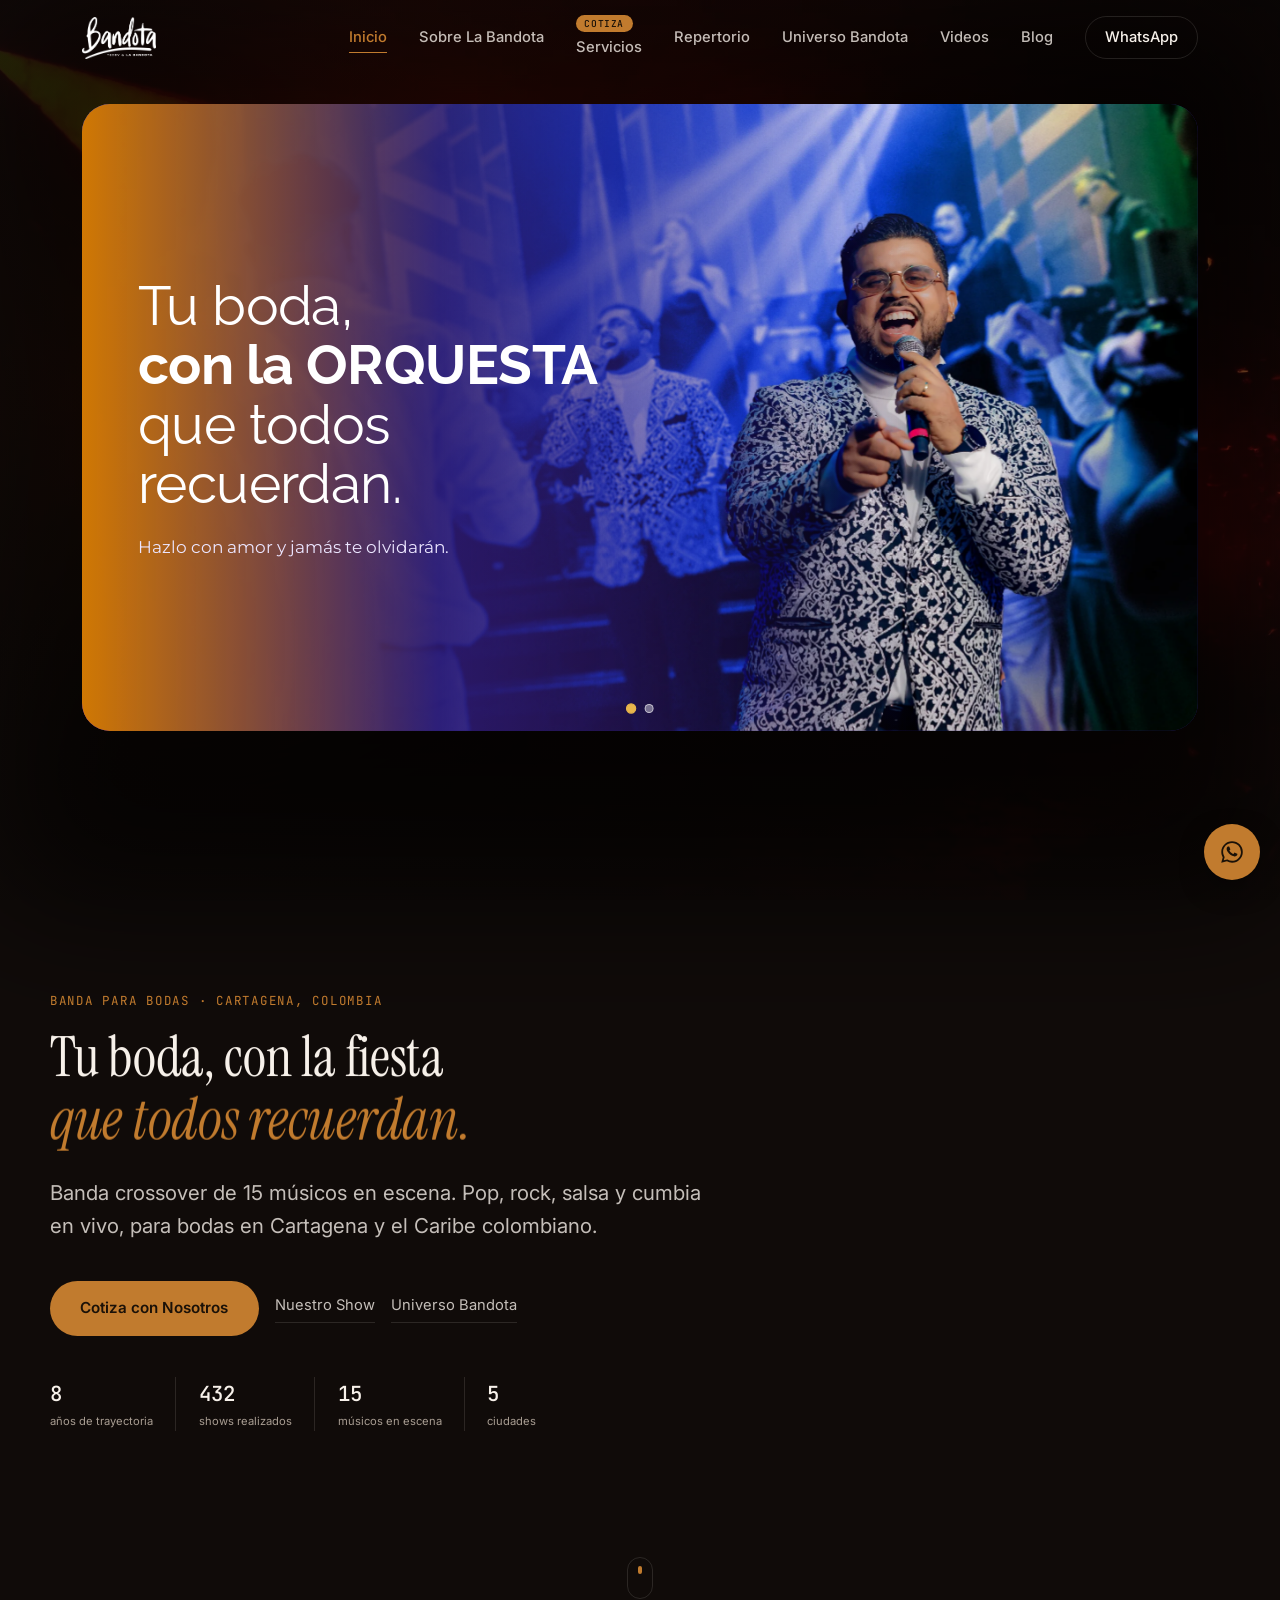
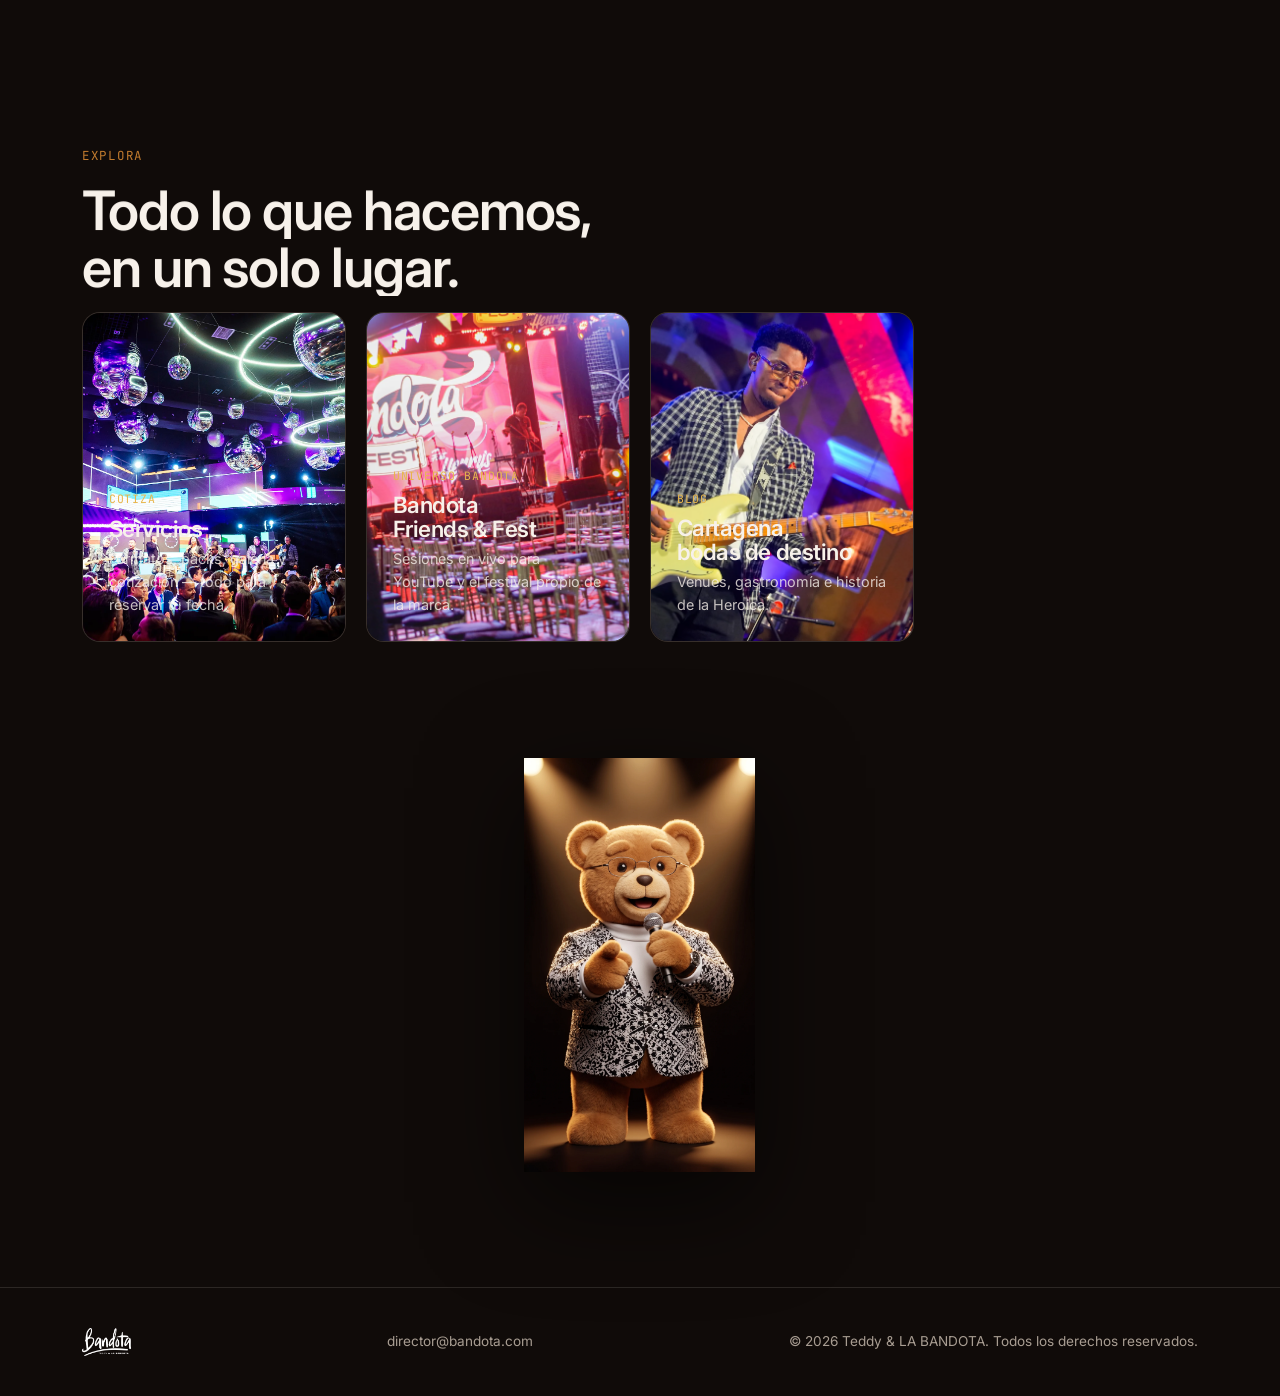
<file: index.html>
<!DOCTYPE html>
<html lang="es">
<head>
<meta charset="UTF-8" />
<meta name="viewport" content="width=device-width, initial-scale=1, viewport-fit=cover" />
<title>Teddy &amp; LA BANDOTA — Banda para bodas en Cartagena</title>
<meta name="description" content="Banda crossover de 15 músicos para bodas en Cartagena y el Caribe colombiano. Pop, rock, salsa y cumbia en vivo. Portafolio, cotización y fechas disponibles." />
<meta name="theme-color" content="#100b09" />

<link rel="icon" href="assets/img/favicon.svg" type="image/svg+xml" />

<link rel="preconnect" href="https://fonts.googleapis.com" />
<link rel="preconnect" href="https://fonts.gstatic.com" crossorigin />
<link rel="stylesheet" href="https://fonts.googleapis.com/css2?family=Instrument+Serif:ital@0;1&family=Inter:wght@300;400;500;600;700&family=JetBrains+Mono:wght@400;500&display=swap" />
<link rel="stylesheet" href="https://fonts.googleapis.com/css2?family=Raleway:wght@400;700&family=Montserrat:wght@400;500&display=swap" />

<link rel="preload" as="image" href="assets/img/home-banner-1.webp" fetchpriority="high" />
<link rel="preload" as="image" href="assets/img/hero-stage-bg.webp" fetchpriority="high" />
<link rel="preload" as="image" href="assets/img/ted.webp" fetchpriority="high" />
<link rel="stylesheet" href="styles.css?v=20260925b" />
</head>
<body data-repo-path="index.html">

<a href="#main" class="skip-link">Saltar al contenido</a>

<div class="hero-photo hero-photo-cutout" aria-hidden="true">
  <img src="assets/img/hero-stage-bg.webp" alt="" fetchpriority="high" />
</div>
<div class="hero-gradient is-subtle" data-mouse-gradient aria-hidden="true"></div>

<header class="nav" data-nav>
  <div class="nav-inner">
    <a href="index.html" class="nav-logo">
      <img src="assets/img/logo-bandota-nav.webp" alt="Teddy & LA BANDOTA" width="175" height="100" />
    </a>
    <button class="nav-toggle" type="button" data-nav-toggle aria-expanded="false" aria-controls="nav-menu">
      <span></span><span></span><span></span>
      <span class="sr-only">Abrir menú</span>
    </button>
    <nav class="nav-menu" id="nav-menu" data-nav-menu>
      <a href="index.html" class="is-active">Inicio</a>
      <a href="sobre-la-bandota.html">Sobre La Bandota</a>
      <a href="servicios.html" class="nav-servicios"><span class="nav-badge">Cotiza</span>Servicios</a>
      <a href="repertorio.html">Repertorio</a>
      <a href="universo-bandota.html">Universo Bandota</a>
      <a href="videos.html">Videos</a>
      <a href="blog/index.html">Blog</a>
      <a href="https://wa.me/573044777225?text=Hola%20LA%20BANDOTA%2C%20quiero%20m%C3%A1s%20informaci%C3%B3n" class="nav-cta" target="_blank" rel="noopener">WhatsApp</a>
    </nav>
  </div>
</header>

<a class="whatsapp-float" href="https://wa.me/573044777225?text=Hola%20LA%20BANDOTA%2C%20quiero%20m%C3%A1s%20informaci%C3%B3n" target="_blank" rel="noopener" aria-label="Escribir por WhatsApp">
  <svg viewBox="0 0 24 24" fill="currentColor" aria-hidden="true"><path d="M12.04 2C6.58 2 2.13 6.45 2.13 11.91c0 1.75.46 3.45 1.32 4.95L2.05 22l5.25-1.38c1.45.79 3.08 1.21 4.74 1.21h.01c5.46 0 9.91-4.45 9.91-9.91 0-2.65-1.03-5.14-2.9-7.01A9.87 9.87 0 0012.04 2m0 1.67c2.21 0 4.29.86 5.85 2.42a8.23 8.23 0 012.42 5.82c0 4.55-3.71 8.25-8.27 8.25a8.3 8.3 0 01-4.21-1.15l-.3-.18-3.12.82.83-3.04-.2-.31a8.2 8.2 0 01-1.26-4.4c0-4.55 3.71-8.23 8.26-8.23M8.53 6.85c-.16 0-.42.06-.64.3-.22.24-.85.83-.85 2.03s.87 2.36.99 2.52c.12.16 1.7 2.72 4.19 3.7 2.07.82 2.49.66 2.94.62.45-.04 1.45-.59 1.65-1.16.2-.57.2-1.06.14-1.16-.06-.1-.22-.16-.46-.28-.24-.12-1.45-.71-1.67-.79-.22-.08-.39-.12-.55.12-.16.24-.63.79-.77.95-.14.16-.28.18-.52.06-.24-.12-1.02-.38-1.94-1.2-.72-.64-1.2-1.43-1.34-1.67-.14-.24-.02-.37.11-.49.11-.11.24-.28.36-.42.12-.14.16-.24.24-.4.08-.16.04-.3-.02-.42-.06-.12-.55-1.36-.77-1.85-.19-.46-.4-.42-.55-.43z"/></svg>
</a>

<main id="main">

  <section class="section banner-carousel-section">
    <div class="container">
      <div class="banner-carousel" data-banner-carousel aria-label="Banners LA BANDOTA">
        <div class="banner-slide is-active">
          <img src="assets/img/home-banner-1.webp" alt="Tu boda, con la ORQUESTA que todos recuerdan." loading="eager" fetchpriority="high" />
          <div class="banner-slide-scrim"></div>
          <div class="banner-slide-content">
            <div class="banner-copy">
              <h1 data-edit-id="home-banner-1-title">Tu boda, <br><b>con la ORQUESTA</b><br>que todos recuerdan.</h1>
              <p data-edit-id="home-banner-1-sub">Hazlo con amor y jamás te olvidarán.</p>
            </div>
          </div>
        </div>
        <div class="banner-slide">
          <img src="assets/img/home-banner-1.webp" alt="Tu boda, con la ORQUESTA que todos recuerdan." loading="lazy" />
          <div class="banner-slide-scrim"></div>
          <div class="banner-slide-content">
            <div class="banner-copy">
              <h1 data-edit-id="home-banner-2-title">Tu boda, <br><b>con la ORQUESTA</b><br>que todos recuerdan.</h1>
              <p data-edit-id="home-banner-2-sub">Hazlo con amor y jamás te olvidarán.</p>
            </div>
          </div>
        </div>
        <div class="banner-carousel-dots"></div>
      </div>
    </div>
  </section>

  <section class="hero hero-split" id="top">
    <div class="hero-split-inner">
      <div class="hero-split-text">
        <p class="kicker reveal" data-edit-id="home-hero-kicker">Banda para bodas · Cartagena, Colombia</p>
        <h1 class="hero-title reveal" data-split="lines">
          Tu boda, con la fiesta<br>
          <em>que todos recuerdan.</em>
        </h1>
        <p class="hero-sub reveal" data-edit-id="home-hero-sub">Banda crossover de 15 músicos en escena. Pop, rock, salsa y cumbia en vivo, para bodas en Cartagena y el Caribe colombiano.</p>
        <div class="hero-actions reveal">
          <a href="servicios.html#portafolio" class="btn btn-primary">Cotiza con Nosotros</a>
          <a href="servicios.html#portafolio" class="hero-split-link">Nuestro Show</a>
          <a href="universo-bandota.html" class="hero-split-link">Universo Bandota</a>
        </div>

        <div class="stats stats-compact reveal" data-stats>
          <div class="stat">
            <span class="stat-value" data-count-to="8" data-suffix="">0</span>
            <span class="stat-label">años de trayectoria</span>
          </div>
          <div class="stat">
            <span class="stat-value" data-count-to="432" data-suffix="">0</span>
            <span class="stat-label">shows realizados</span>
          </div>
          <div class="stat">
            <span class="stat-value" data-count-to="15" data-suffix="">0</span>
            <span class="stat-label">músicos en escena</span>
          </div>
          <div class="stat">
            <span class="stat-value" data-count-to="5" data-suffix="">0</span>
            <span class="stat-label">ciudades</span>
          </div>
        </div>
      </div>
    </div>

    <a href="#explorar" class="scroll-cue" aria-label="Bajar a la siguiente sección">
      <span></span>
    </a>
  </section>

  <section class="section" id="explorar">
    <div class="container">
      <p class="kicker reveal">Explora</p>
      <h2 class="section-title reveal" data-split="lines">Todo lo que hacemos,<br>en un solo lugar.</h2>

      <div class="preview-grid reveal">
        <a class="preview-card" href="servicios.html">
          <img src="assets/img/banda-discoballs-pista-llena.webp" alt="Boda con LA BANDOTA en Cartagena, pista llena bajo bolas de disco" loading="lazy" />
          <div class="preview-card-body">
            <span class="preview-card-tag">Cotiza</span>
            <h3 data-edit-id="home-card-servicios-title">Servicios</h3>
            <p data-edit-id="home-card-servicios-desc">Formatos, packs, galería y cotización — todo para reservar tu fecha.</p>
          </div>
        </a>

        <a class="preview-card" href="universo-bandota.html">
          <img src="assets/img/bandota-fest-25.webp" alt="Bandota Fest, festival propio de la marca" loading="lazy" />
          <div class="preview-card-body">
            <span class="preview-card-tag">Universo Bandota</span>
            <h3 data-edit-id="home-card-universo-title">Bandota Friends &amp; Fest</h3>
            <p data-edit-id="home-card-universo-desc">Sesiones en vivo para YouTube y el festival propio de la marca.</p>
          </div>
        </a>

        <a class="preview-card" href="blog/index.html">
          <img src="assets/img/bandota-fest-01.webp" alt="Arquitectura colonial de Cartagena" loading="lazy" />
          <div class="preview-card-body">
            <span class="preview-card-tag">Blog</span>
            <h3 data-edit-id="home-card-blog-title">Cartagena, bodas de destino</h3>
            <p data-edit-id="home-card-blog-desc">Venues, gastronomía e historia de la Heroica.</p>
          </div>
        </a>
      </div>
    </div>
  </section>

  <section class="section section-tedbear" id="tedbear">
    <div class="container tedbear-outro reveal">
      <video
        src="assets/video/ted-bear-transform.mp4"
        poster="assets/img/ted-bear-poster.webp"
        autoplay muted loop playsinline
        aria-label="Transformación animada de un oso de peluche a Teddy Barrera cantando en vivo">
      </video>
    </div>
  </section>

</main>

<footer class="footer">
  <div class="container footer-inner">
    <a href="index.html" class="footer-logo">
      <img src="assets/img/logo-bandota-nav.webp" alt="Teddy & LA BANDOTA" style="height:28px;width:auto;" />
    </a>
    <a href="mailto:director@bandota.com" class="footer-email">director@bandota.com</a>
    <p class="footer-copy" data-edit-id="footer-copy">&copy; 2026 Teddy &amp; LA BANDOTA. Todos los derechos reservados.</p>
  </div>
</footer>

<script defer src="lib/gsap.min.js"></script>
<script defer src="lib/ScrollTrigger.min.js"></script>
<script defer src="lib/manifest.js"></script>
<script defer src="main.js?v=20260813"></script>
<script defer src="banner-carousel.js?v=20260910a"></script>
<script defer src="editor-mode.js?v=20260910a"></script>
</body>
</html>
</file>
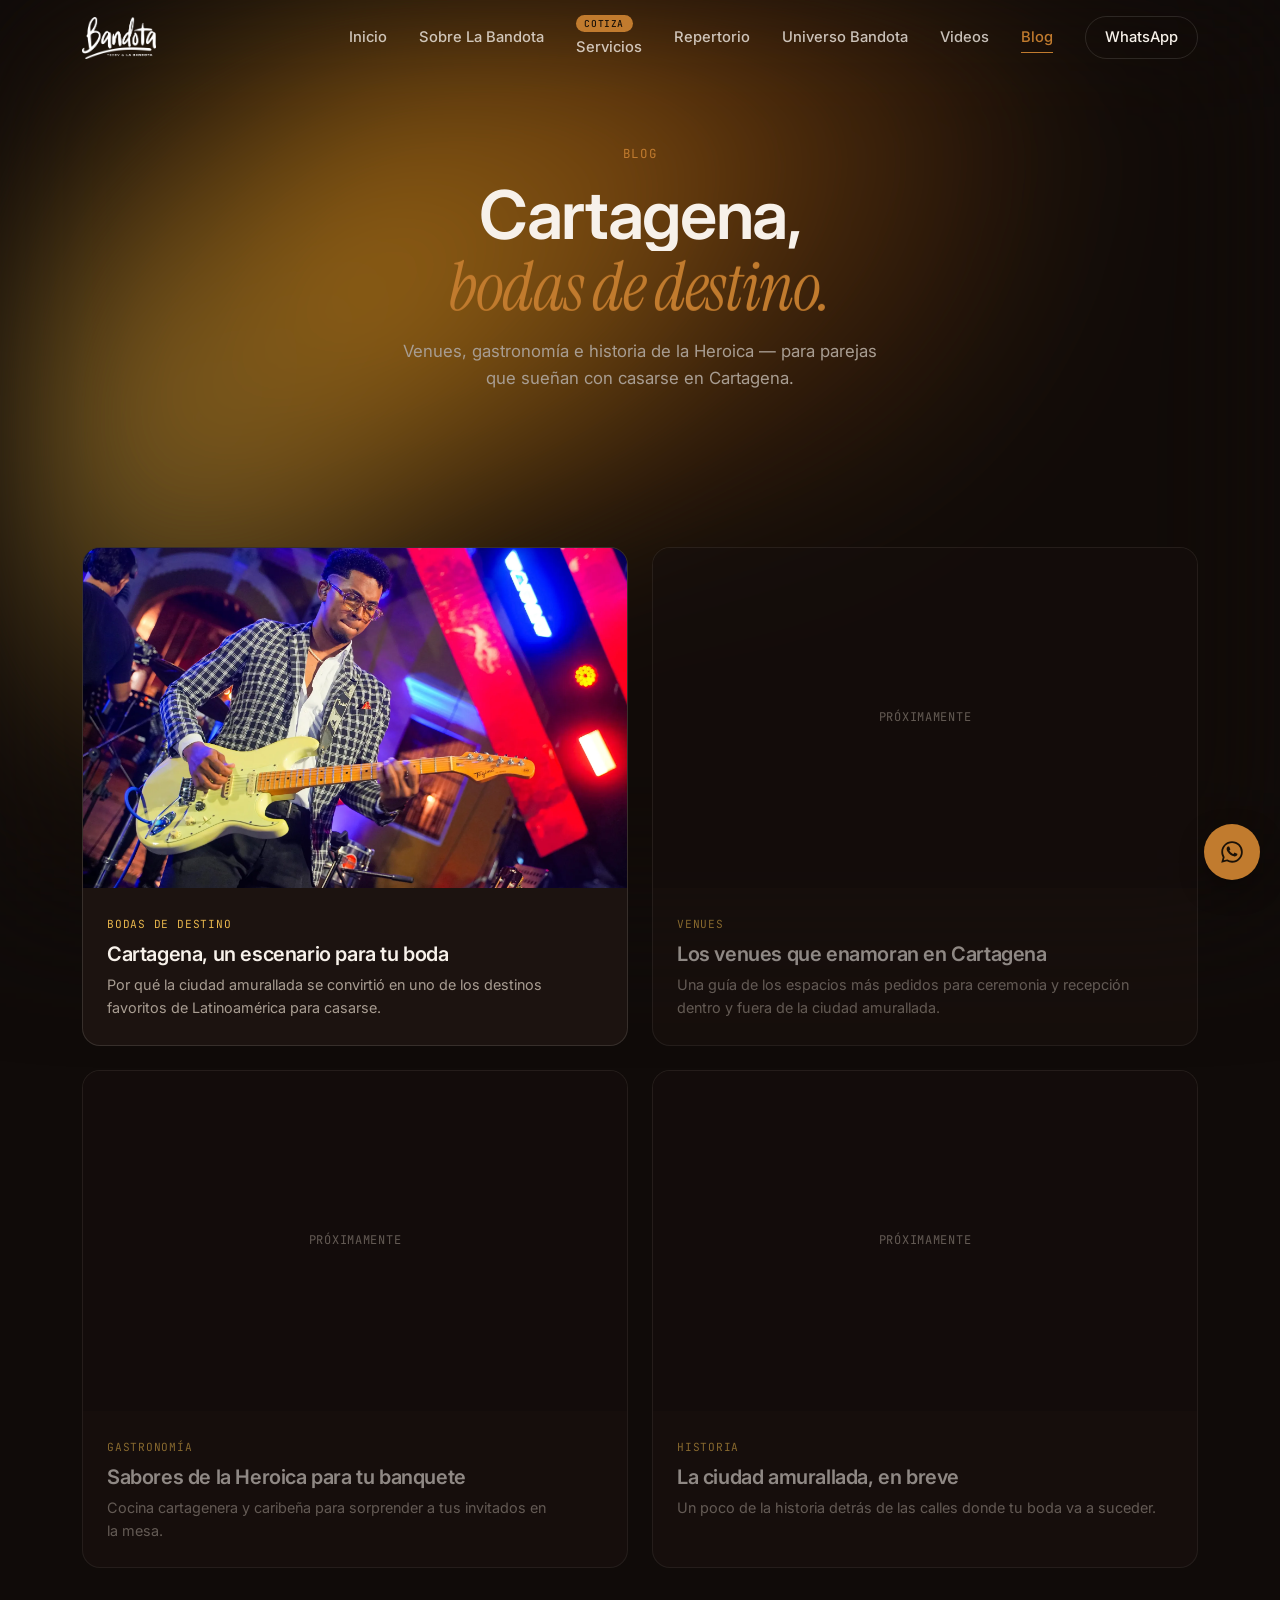
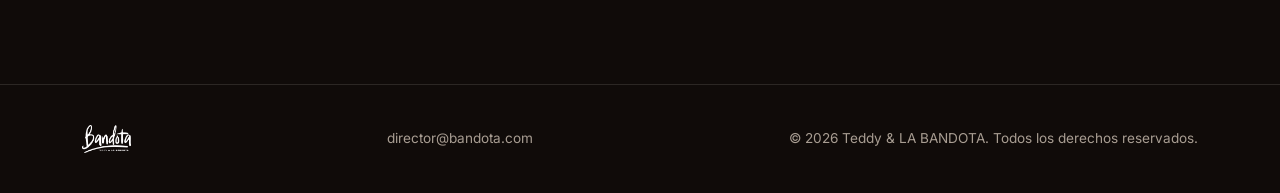
<file: blog/index.html>
<!DOCTYPE html>
<html lang="es">
<head>
<meta charset="UTF-8" />
<meta name="viewport" content="width=device-width, initial-scale=1, viewport-fit=cover" />
<title>Blog — Cartagena, bodas de destino | Teddy &amp; LA BANDOTA</title>
<meta name="description" content="Venues, gastronomía e historia de Cartagena para parejas planeando una boda de destino en la Heroica." />
<meta name="theme-color" content="#100b09" />

<link rel="icon" href="../assets/img/favicon.svg" type="image/svg+xml" />

<link rel="preconnect" href="https://fonts.googleapis.com" />
<link rel="preconnect" href="https://fonts.gstatic.com" crossorigin />
<link rel="stylesheet" href="https://fonts.googleapis.com/css2?family=Instrument+Serif:ital@0;1&family=Inter:wght@300;400;500;600;700&family=JetBrains+Mono:wght@400;500&display=swap" />

<link rel="stylesheet" href="../styles.css?v=20260813h" />
</head>
<body>

<a href="#main" class="skip-link">Saltar al contenido</a>

<div class="hero-gradient" data-mouse-gradient aria-hidden="true"></div>

<header class="nav" data-nav>
  <div class="nav-inner">
    <a href="../index.html" class="nav-logo">
      <img src="../assets/img/logo-bandota-nav.webp" alt="Teddy & LA BANDOTA" width="175" height="100" />
    </a>
    <button class="nav-toggle" type="button" data-nav-toggle aria-expanded="false" aria-controls="nav-menu">
      <span></span><span></span><span></span>
      <span class="sr-only">Abrir menú</span>
    </button>
    <nav class="nav-menu" id="nav-menu" data-nav-menu>
      <a href="../index.html">Inicio</a>
      <a href="../sobre-la-bandota.html">Sobre La Bandota</a>
      <a href="../servicios.html" class="nav-servicios"><span class="nav-badge">Cotiza</span>Servicios</a>
      <a href="../repertorio.html">Repertorio</a>
      <a href="../universo-bandota.html">Universo Bandota</a>
      <a href="../videos.html">Videos</a>
      <a href="index.html" class="is-active">Blog</a>
      <a href="https://wa.me/573044777225?text=Hola%20LA%20BANDOTA%2C%20quiero%20m%C3%A1s%20informaci%C3%B3n" class="nav-cta" target="_blank" rel="noopener">WhatsApp</a>
    </nav>
  </div>
</header>

<a class="whatsapp-float" href="https://wa.me/573044777225?text=Hola%20LA%20BANDOTA%2C%20quiero%20m%C3%A1s%20informaci%C3%B3n" target="_blank" rel="noopener" aria-label="Escribir por WhatsApp">
  <svg viewBox="0 0 24 24" fill="currentColor" aria-hidden="true"><path d="M12.04 2C6.58 2 2.13 6.45 2.13 11.91c0 1.75.46 3.45 1.32 4.95L2.05 22l5.25-1.38c1.45.79 3.08 1.21 4.74 1.21h.01c5.46 0 9.91-4.45 9.91-9.91 0-2.65-1.03-5.14-2.9-7.01A9.87 9.87 0 0012.04 2m0 1.67c2.21 0 4.29.86 5.85 2.42a8.23 8.23 0 012.42 5.82c0 4.55-3.71 8.25-8.27 8.25a8.3 8.3 0 01-4.21-1.15l-.3-.18-3.12.82.83-3.04-.2-.31a8.2 8.2 0 01-1.26-4.4c0-4.55 3.71-8.23 8.26-8.23M8.53 6.85c-.16 0-.42.06-.64.3-.22.24-.85.83-.85 2.03s.87 2.36.99 2.52c.12.16 1.7 2.72 4.19 3.7 2.07.82 2.49.66 2.94.62.45-.04 1.45-.59 1.65-1.16.2-.57.2-1.06.14-1.16-.06-.1-.22-.16-.46-.28-.24-.12-1.45-.71-1.67-.79-.22-.08-.39-.12-.55.12-.16.24-.63.79-.77.95-.14.16-.28.18-.52.06-.24-.12-1.02-.38-1.94-1.2-.72-.64-1.2-1.43-1.34-1.67-.14-.24-.02-.37.11-.49.11-.11.24-.28.36-.42.12-.14.16-.24.24-.4.08-.16.04-.3-.02-.42-.06-.12-.55-1.36-.77-1.85-.19-.46-.4-.42-.55-.43z"/></svg>
</a>

<main id="main">

  <section class="section" style="padding-top: calc(var(--nav-h) + 4rem);">
    <div class="container">
      <div class="article-header">
        <p class="kicker reveal">Blog</p>
        <h1 class="section-title reveal" data-split="lines" style="font-size: clamp(2.4rem, 6vw, 4.2rem);">
          Cartagena,<br><em>bodas de destino.</em>
        </h1>
        <p class="section-sub reveal" style="margin-inline: auto;">Venues, gastronomía e historia de la Heroica — para parejas que sueñan con casarse en Cartagena.</p>
      </div>
    </div>
  </section>

  <section class="section" style="padding-top: 0;">
    <div class="container">
      <div class="blog-list reveal">

        <a class="blog-card" href="cartagena-bodas-de-destino.html">
          <div class="blog-card-media">
            <img src="../assets/img/bandota-fest-01.webp" alt="Arquitectura colonial de Cartagena" loading="lazy" />
          </div>
          <div class="blog-card-body">
            <span class="blog-card-cat">Bodas de destino</span>
            <h3>Cartagena, un escenario para tu boda</h3>
            <p>Por qué la ciudad amurallada se convirtió en uno de los destinos favoritos de Latinoamérica para casarse.</p>
          </div>
        </a>

        <div class="blog-card is-placeholder">
          <div class="blog-card-media">Próximamente</div>
          <div class="blog-card-body">
            <span class="blog-card-cat">Venues</span>
            <h3>Los venues que enamoran en Cartagena</h3>
            <p>Una guía de los espacios más pedidos para ceremonia y recepción dentro y fuera de la ciudad amurallada.</p>
          </div>
        </div>

        <div class="blog-card is-placeholder">
          <div class="blog-card-media">Próximamente</div>
          <div class="blog-card-body">
            <span class="blog-card-cat">Gastronomía</span>
            <h3>Sabores de la Heroica para tu banquete</h3>
            <p>Cocina cartagenera y caribeña para sorprender a tus invitados en la mesa.</p>
          </div>
        </div>

        <div class="blog-card is-placeholder">
          <div class="blog-card-media">Próximamente</div>
          <div class="blog-card-body">
            <span class="blog-card-cat">Historia</span>
            <h3>La ciudad amurallada, en breve</h3>
            <p>Un poco de la historia detrás de las calles donde tu boda va a suceder.</p>
          </div>
        </div>

      </div>
    </div>
  </section>

</main>

<footer class="footer">
  <div class="container footer-inner">
    <a href="../index.html" class="footer-logo">
      <img src="../assets/img/logo-bandota-nav.webp" alt="Teddy & LA BANDOTA" style="height:28px;width:auto;" />
    </a>
    <a href="mailto:director@bandota.com" class="footer-email">director@bandota.com</a>
    <p class="footer-copy">&copy; 2026 Teddy &amp; LA BANDOTA. Todos los derechos reservados.</p>
  </div>
</footer>

<script defer src="../lib/gsap.min.js"></script>
<script defer src="../lib/ScrollTrigger.min.js"></script>
<script defer src="../lib/manifest.js"></script>
<script defer src="../main.js?v=20260813"></script>
</body>
</html>
</file>
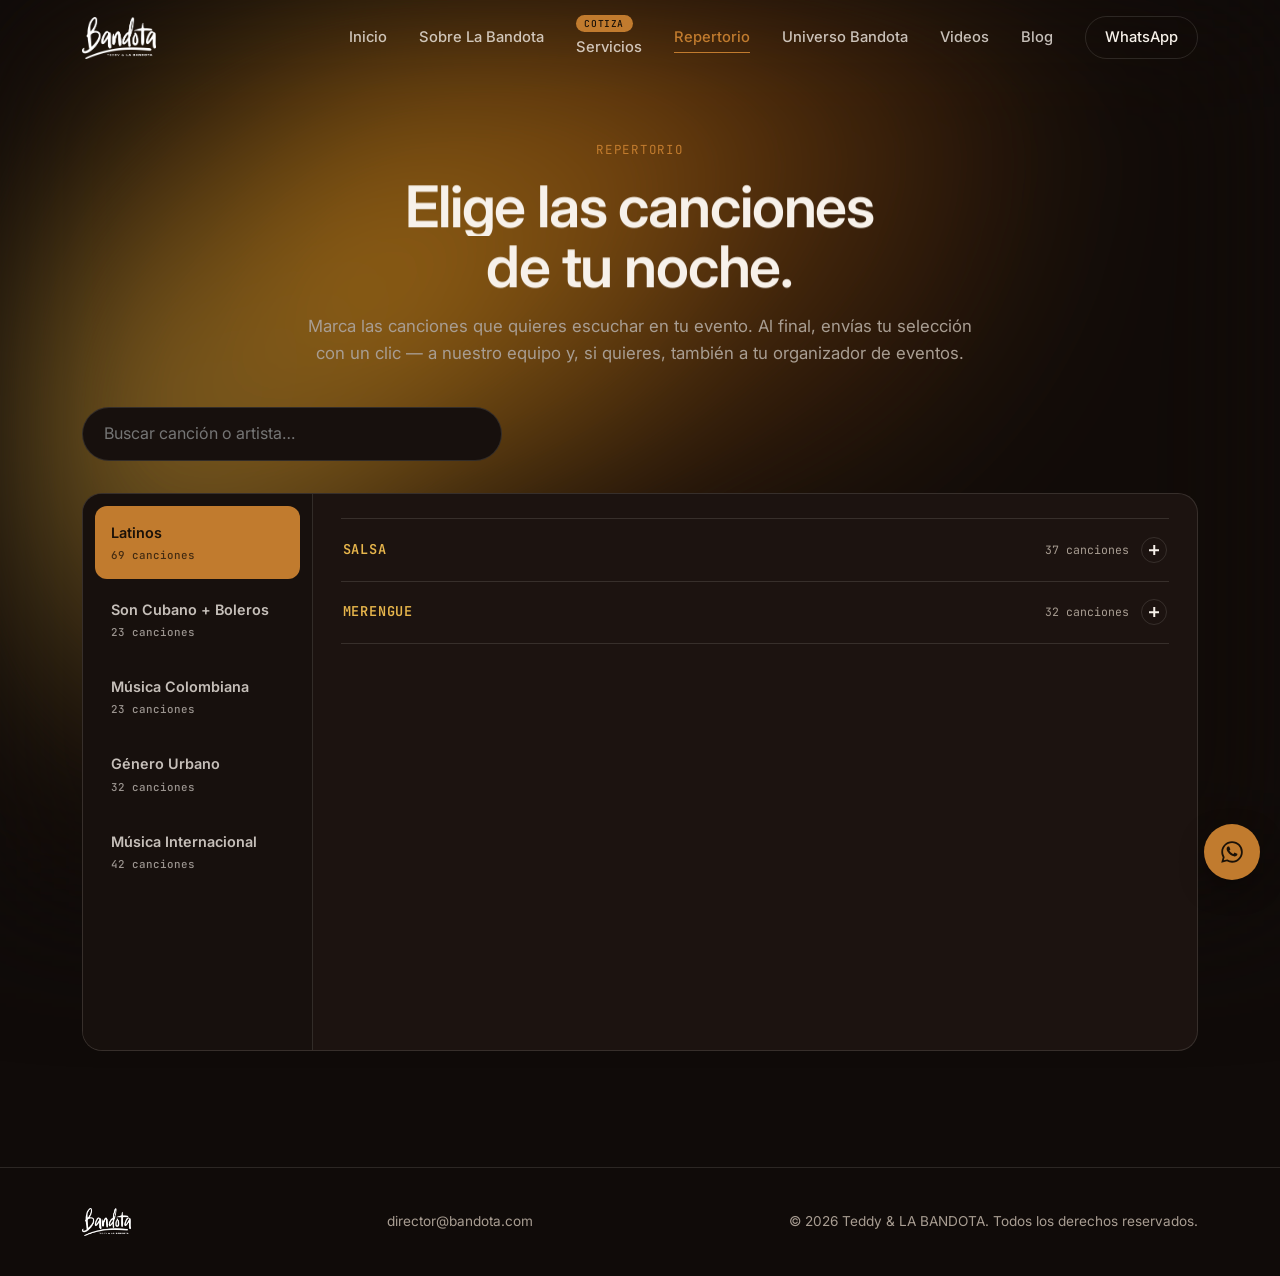
<file: repertorio.html>
<!DOCTYPE html>
<html lang="es">
<head>
<meta charset="UTF-8" />
<meta name="viewport" content="width=device-width, initial-scale=1, viewport-fit=cover" />
<title>Repertorio — Teddy &amp; LA BANDOTA</title>
<meta name="description" content="Elige las canciones de tu evento: marca tus imprescindibles, bloquea las que no quieres, y envía tu selección por WhatsApp o correo a LA BANDOTA y a tu organizador." />
<meta name="theme-color" content="#100b09" />

<link rel="icon" href="assets/img/favicon.svg" type="image/svg+xml" />

<link rel="preconnect" href="https://fonts.googleapis.com" />
<link rel="preconnect" href="https://fonts.gstatic.com" crossorigin />
<link rel="stylesheet" href="https://fonts.googleapis.com/css2?family=Instrument+Serif:ital@0;1&family=Inter:wght@300;400;500;600;700&family=JetBrains+Mono:wght@400;500&display=swap" />

<link rel="stylesheet" href="styles.css?v=20261008a" />
</head>
<body data-repo-path="repertorio.html">

<a href="#main" class="skip-link">Saltar al contenido</a>

<div class="hero-gradient" data-mouse-gradient aria-hidden="true"></div>

<header class="nav" data-nav>
  <div class="nav-inner">
    <a href="index.html" class="nav-logo">
      <img src="assets/img/logo-bandota-nav.webp" alt="Teddy & LA BANDOTA" width="175" height="100" />
    </a>
    <button class="nav-toggle" type="button" data-nav-toggle aria-expanded="false" aria-controls="nav-menu">
      <span></span><span></span><span></span>
      <span class="sr-only">Abrir menú</span>
    </button>
    <nav class="nav-menu" id="nav-menu" data-nav-menu>
      <a href="index.html">Inicio</a>
      <a href="sobre-la-bandota.html">Sobre La Bandota</a>
      <a href="servicios.html" class="nav-servicios"><span class="nav-badge">Cotiza</span>Servicios</a>
      <a href="repertorio.html" class="is-active">Repertorio</a>
      <a href="universo-bandota.html">Universo Bandota</a>
      <a href="videos.html">Videos</a>
      <a href="blog/index.html">Blog</a>
      <a href="https://wa.me/573044777225?text=Hola%20LA%20BANDOTA%2C%20quiero%20m%C3%A1s%20informaci%C3%B3n" class="nav-cta" target="_blank" rel="noopener">WhatsApp</a>
    </nav>
  </div>
</header>

<a class="whatsapp-float" href="https://wa.me/573044777225?text=Hola%20LA%20BANDOTA%2C%20quiero%20armar%20el%20repertorio%20de%20mi%20evento" target="_blank" rel="noopener" aria-label="Escribir por WhatsApp">
  <svg viewBox="0 0 24 24" fill="currentColor" aria-hidden="true"><path d="M12.04 2C6.58 2 2.13 6.45 2.13 11.91c0 1.75.46 3.45 1.32 4.95L2.05 22l5.25-1.38c1.45.79 3.08 1.21 4.74 1.21h.01c5.46 0 9.91-4.45 9.91-9.91 0-2.65-1.03-5.14-2.9-7.01A9.87 9.87 0 0012.04 2m0 1.67c2.21 0 4.29.86 5.85 2.42a8.23 8.23 0 012.42 5.82c0 4.55-3.71 8.25-8.27 8.25a8.3 8.3 0 01-4.21-1.15l-.3-.18-3.12.82.83-3.04-.2-.31a8.2 8.2 0 01-1.26-4.4c0-4.55 3.71-8.23 8.26-8.23M8.53 6.85c-.16 0-.42.06-.64.3-.22.24-.85.83-.85 2.03s.87 2.36.99 2.52c.12.16 1.7 2.72 4.19 3.7 2.07.82 2.49.66 2.94.62.45-.04 1.45-.59 1.65-1.16.2-.57.2-1.06.14-1.16-.06-.1-.22-.16-.46-.28-.24-.12-1.45-.71-1.67-.79-.22-.08-.39-.12-.55.12-.16.24-.63.79-.77.95-.14.16-.28.18-.52.06-.24-.12-1.02-.38-1.94-1.2-.72-.64-1.2-1.43-1.34-1.67-.14-.24-.02-.37.11-.49.11-.11.24-.28.36-.42.12-.14.16-.24.24-.4.08-.16.04-.3-.02-.42-.06-.12-.55-1.36-.77-1.85-.19-.46-.4-.42-.55-.43z"/></svg>
</a>

<main id="main">

  <section class="section" style="padding-top: calc(var(--nav-h) + 4rem);" id="repertorio" data-repertorio>
    <div class="container">
      <p class="kicker reveal">Repertorio</p>
      <h1 class="section-title reveal" data-split="lines" style="font-size: clamp(2.4rem, 5.2vw, 3.6rem);">Elige las canciones<br>de tu noche.</h1>
      <p class="section-sub reveal" data-edit-id="servicios-repertorio-sub">Marca las canciones que quieres escuchar en tu evento. Al final, envías tu selección con un clic — a nuestro equipo y, si quieres, también a tu organizador de eventos.</p>

      <div class="rep-search reveal">
        <input type="search" placeholder="Buscar canción o artista…" aria-label="Buscar canción o artista" data-rep-search>
        <button type="button" class="rep-reset-link" data-rep-reset hidden>Empezar de nuevo</button>
      </div>

      <div class="rep-shell reveal">
        <div class="rep-sidebar" data-rep-sidebar></div>
        <div class="rep-content" data-rep-content>
          <p class="rep-empty" data-rep-empty hidden>No encontramos canciones con ese nombre. Prueba con otra búsqueda.</p>
        </div>
      </div>
    </div>

    <div class="rep-bar" data-rep-bar>
      <span class="rep-bar-count" data-rep-bar-count></span>
      <button type="button" class="btn btn-primary" data-rep-bar-btn>Enviar selección</button>
    </div>
  </section>

  <div class="rep-modal-overlay" data-rep-modal>
    <div class="rep-modal" role="dialog" aria-modal="true" aria-labelledby="rep-modal-title">
      <button type="button" class="rep-modal-close" data-rep-modal-close aria-label="Cerrar">&times;</button>
      <h3 id="rep-modal-title">Enviar tu selección</h3>
      <p class="rep-modal-sub">Revisa las canciones elegidas y dinos a quién la enviamos.</p>

      <ul class="rep-modal-summary" data-rep-modal-summary></ul>

      <form data-rep-modal-form>
        <div class="form-row">
          <label for="rep-names">Nombre de contacto *</label>
          <input type="text" id="rep-names" required data-rep-names placeholder="Ej. María Restrepo">
        </div>
        <div class="form-row">
          <label for="rep-date">Fecha del evento</label>
          <input type="date" id="rep-date" data-rep-date>
        </div>
        <div class="form-row">
          <label for="rep-planner-email">Email de tu organizador de eventos (opcional)</label>
          <input type="email" id="rep-planner-email" data-rep-planner-email placeholder="organizador@ejemplo.com">
        </div>
        <div class="form-row">
          <label for="rep-planner-phone">WhatsApp de tu organizador de eventos (opcional, con código de país)</label>
          <input type="tel" id="rep-planner-phone" data-rep-planner-phone placeholder="Ej. 573001234567">
        </div>

        <div class="rep-modal-actions">
          <button type="submit" class="btn btn-primary" data-rep-send-wa>Enviar a LA BANDOTA por WhatsApp</button>
          <button type="submit" class="btn btn-ghost" data-rep-send-wa-planner hidden>Enviar también a mi organizador por WhatsApp</button>
          <button type="submit" class="btn btn-ghost" data-rep-send-email>Enviar por correo</button>
          <button type="submit" class="btn btn-ghost" data-rep-copy>Copiar selección</button>
        </div>
        <p class="rep-modal-note">Cada botón abre WhatsApp o tu correo ya con la lista lista para enviar — tú confirmas el envío.</p>
      </form>

      <div class="rep-modal-success" data-rep-modal-success hidden>
        <div class="rep-modal-success-icon" aria-hidden="true">&check;</div>
        <p class="rep-modal-success-text" data-rep-modal-success-text></p>
        <button type="button" class="btn btn-primary" data-rep-modal-success-close>Cerrar</button>
      </div>
    </div>
  </div>

</main>

<footer class="footer">
  <div class="container footer-inner">
    <a href="index.html" class="footer-logo">
      <img src="assets/img/logo-bandota-nav.webp" alt="Teddy & LA BANDOTA" style="height:28px;width:auto;" />
    </a>
    <a href="mailto:director@bandota.com" class="footer-email">director@bandota.com</a>
    <p class="footer-copy" data-edit-id="footer-copy">&copy; 2026 Teddy &amp; LA BANDOTA. Todos los derechos reservados.</p>
  </div>
</footer>

<script defer src="lib/gsap.min.js"></script>
<script defer src="lib/ScrollTrigger.min.js"></script>
<script defer src="lib/manifest.js"></script>
<script defer src="main.js?v=20260813"></script>
<script defer src="repertorio-data.js?v=20260819d"></script>
<script defer src="repertorio.js?v=20260819i"></script>
<script defer src="editor-mode.js?v=20260910a"></script>
</body>
</html>
</file>
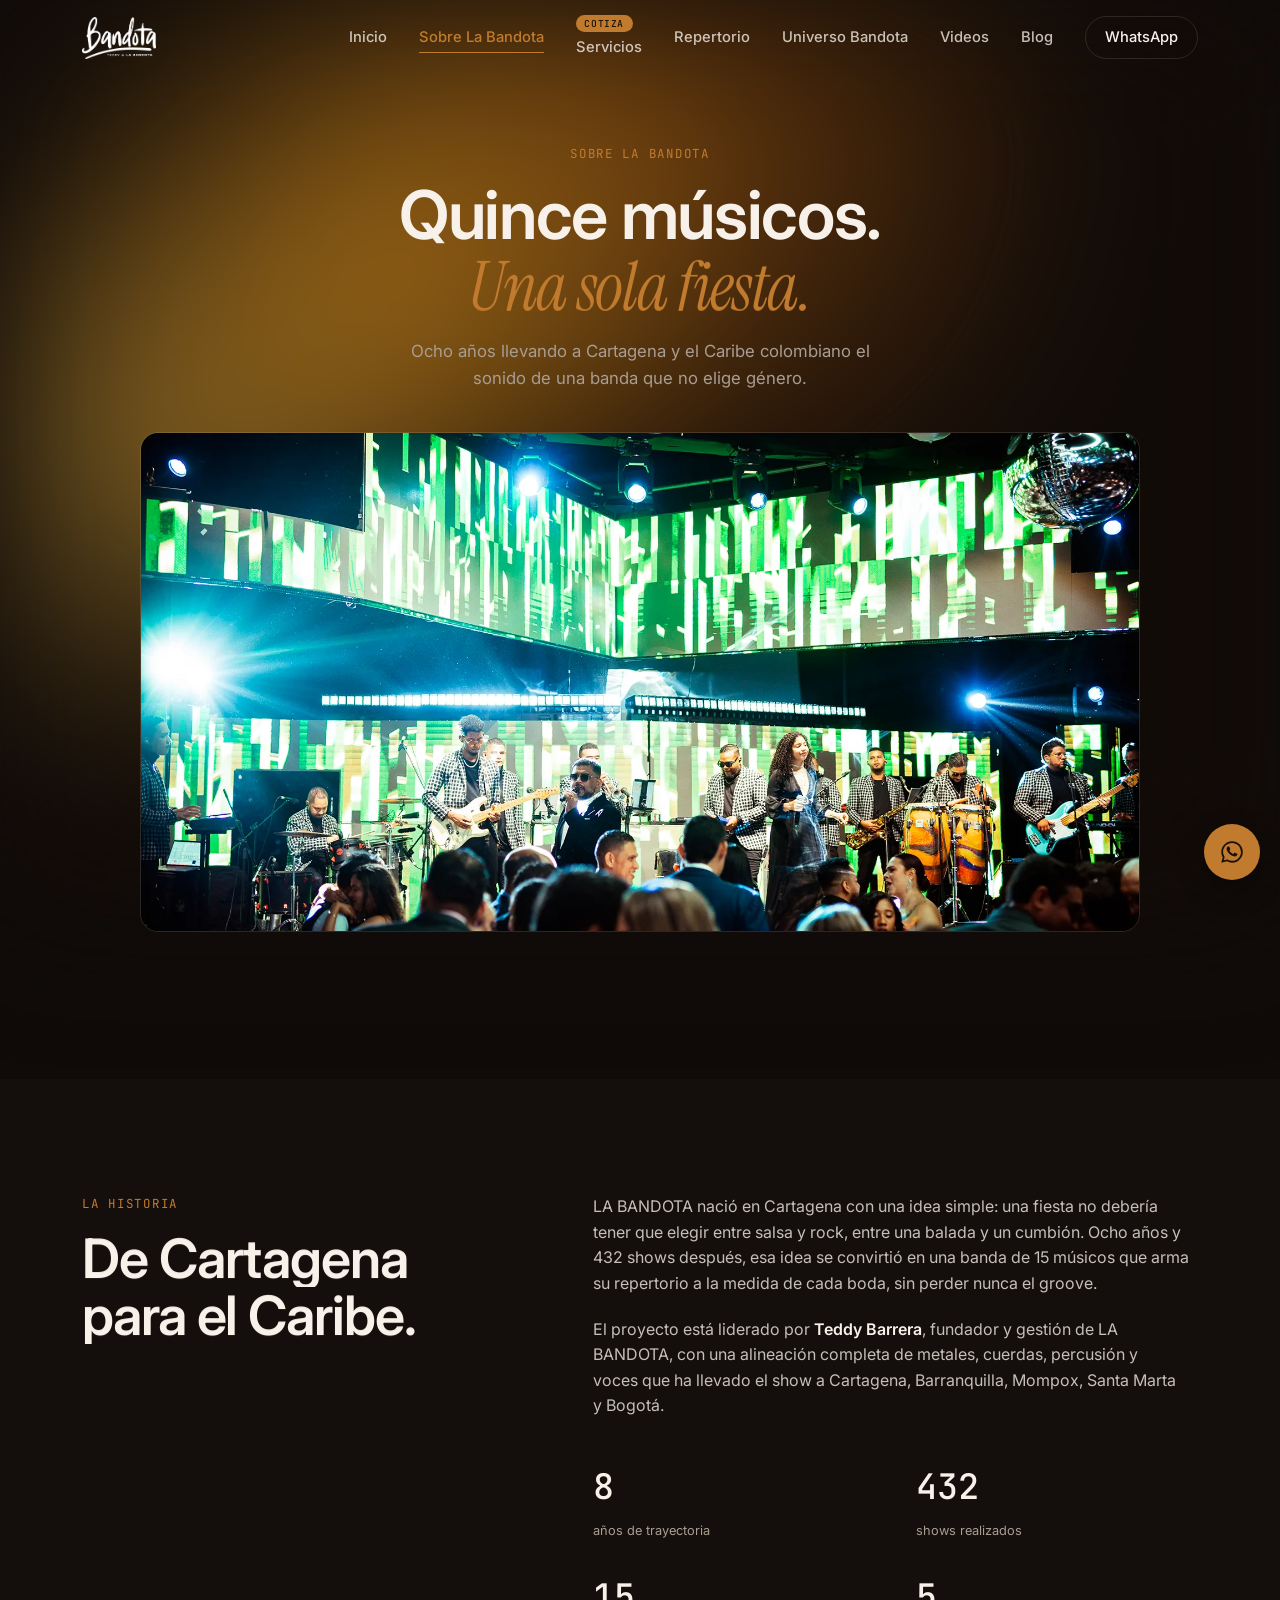
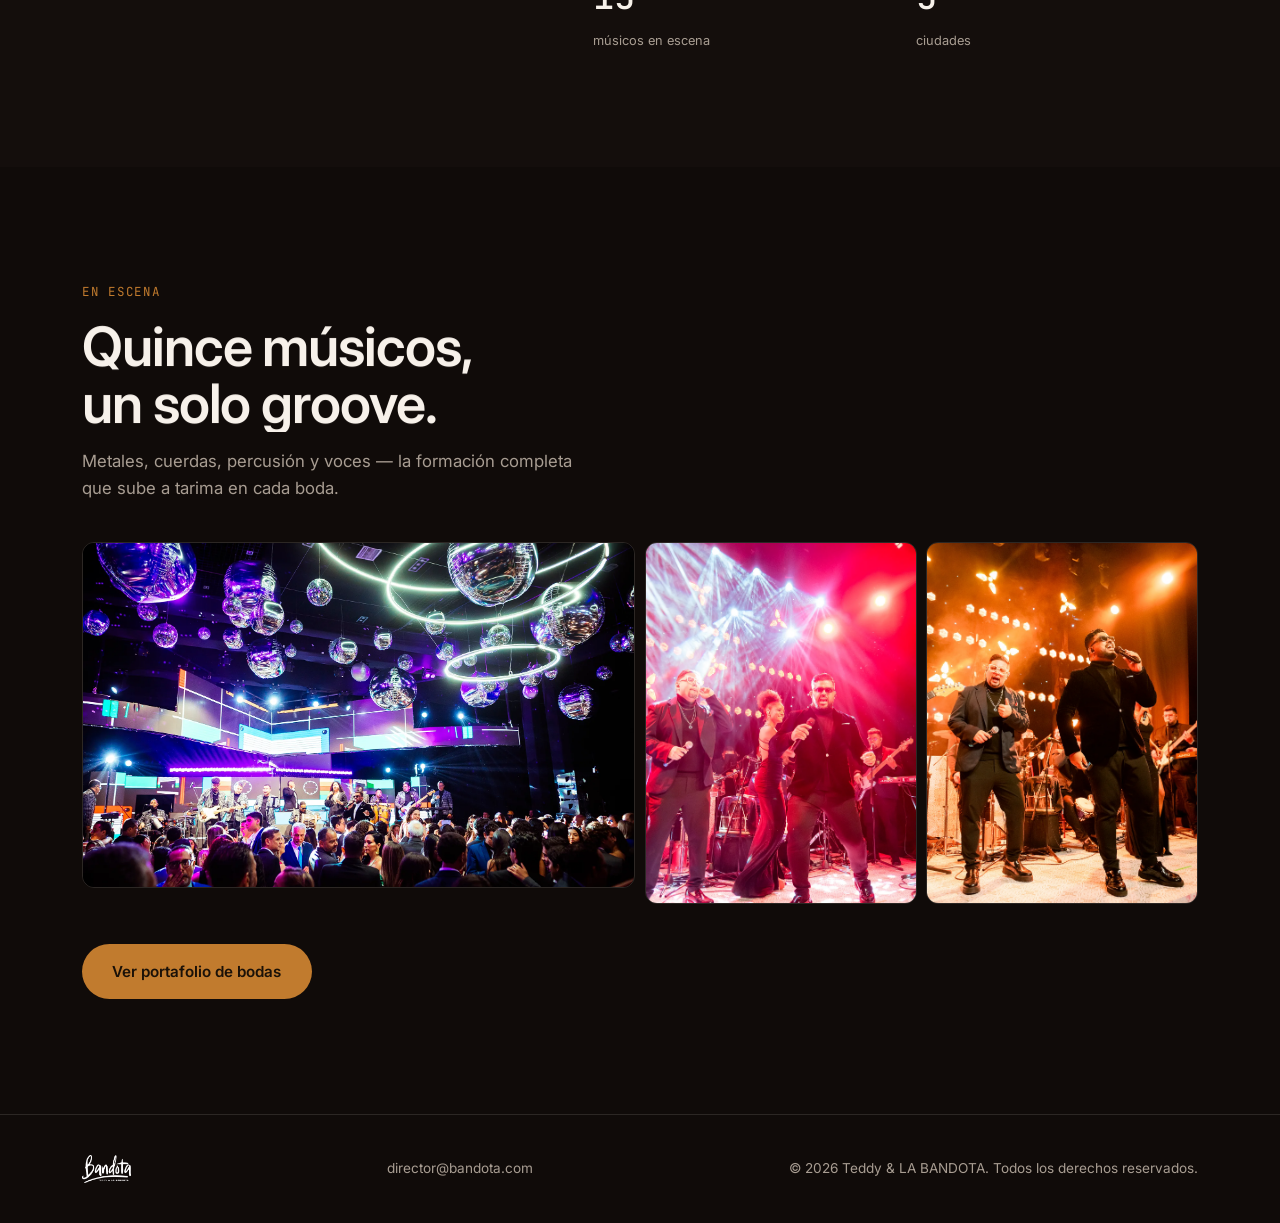
<file: sobre-la-bandota.html>
<!DOCTYPE html>
<html lang="es">
<head>
<meta charset="UTF-8" />
<meta name="viewport" content="width=device-width, initial-scale=1, viewport-fit=cover" />
<title>Sobre La Bandota — Teddy &amp; LA BANDOTA</title>
<meta name="description" content="15 músicos en escena, 8 años de trayectoria y 432 shows realizados. Conoce la historia de LA BANDOTA, banda con base en Cartagena." />
<meta name="theme-color" content="#100b09" />

<link rel="icon" href="assets/img/favicon.svg" type="image/svg+xml" />

<link rel="preconnect" href="https://fonts.googleapis.com" />
<link rel="preconnect" href="https://fonts.gstatic.com" crossorigin />
<link rel="stylesheet" href="https://fonts.googleapis.com/css2?family=Instrument+Serif:ital@0;1&family=Inter:wght@300;400;500;600;700&family=JetBrains+Mono:wght@400;500&display=swap" />

<link rel="stylesheet" href="styles.css?v=20260813h" />
</head>
<body>

<a href="#main" class="skip-link">Saltar al contenido</a>

<div class="hero-gradient" data-mouse-gradient aria-hidden="true"></div>

<header class="nav" data-nav>
  <div class="nav-inner">
    <a href="index.html" class="nav-logo">
      <img src="assets/img/logo-bandota-nav.webp" alt="Teddy & LA BANDOTA" width="175" height="100" />
    </a>
    <button class="nav-toggle" type="button" data-nav-toggle aria-expanded="false" aria-controls="nav-menu">
      <span></span><span></span><span></span>
      <span class="sr-only">Abrir menú</span>
    </button>
    <nav class="nav-menu" id="nav-menu" data-nav-menu>
      <a href="index.html">Inicio</a>
      <a href="sobre-la-bandota.html" class="is-active">Sobre La Bandota</a>
      <a href="servicios.html" class="nav-servicios"><span class="nav-badge">Cotiza</span>Servicios</a>
      <a href="repertorio.html">Repertorio</a>
      <a href="universo-bandota.html">Universo Bandota</a>
      <a href="videos.html">Videos</a>
      <a href="blog/index.html">Blog</a>
      <a href="https://wa.me/573044777225?text=Hola%20LA%20BANDOTA%2C%20quiero%20m%C3%A1s%20informaci%C3%B3n" class="nav-cta" target="_blank" rel="noopener">WhatsApp</a>
    </nav>
  </div>
</header>

<a class="whatsapp-float" href="https://wa.me/573044777225?text=Hola%20LA%20BANDOTA%2C%20quiero%20m%C3%A1s%20informaci%C3%B3n" target="_blank" rel="noopener" aria-label="Escribir por WhatsApp">
  <svg viewBox="0 0 24 24" fill="currentColor" aria-hidden="true"><path d="M12.04 2C6.58 2 2.13 6.45 2.13 11.91c0 1.75.46 3.45 1.32 4.95L2.05 22l5.25-1.38c1.45.79 3.08 1.21 4.74 1.21h.01c5.46 0 9.91-4.45 9.91-9.91 0-2.65-1.03-5.14-2.9-7.01A9.87 9.87 0 0012.04 2m0 1.67c2.21 0 4.29.86 5.85 2.42a8.23 8.23 0 012.42 5.82c0 4.55-3.71 8.25-8.27 8.25a8.3 8.3 0 01-4.21-1.15l-.3-.18-3.12.82.83-3.04-.2-.31a8.2 8.2 0 01-1.26-4.4c0-4.55 3.71-8.23 8.26-8.23M8.53 6.85c-.16 0-.42.06-.64.3-.22.24-.85.83-.85 2.03s.87 2.36.99 2.52c.12.16 1.7 2.72 4.19 3.7 2.07.82 2.49.66 2.94.62.45-.04 1.45-.59 1.65-1.16.2-.57.2-1.06.14-1.16-.06-.1-.22-.16-.46-.28-.24-.12-1.45-.71-1.67-.79-.22-.08-.39-.12-.55.12-.16.24-.63.79-.77.95-.14.16-.28.18-.52.06-.24-.12-1.02-.38-1.94-1.2-.72-.64-1.2-1.43-1.34-1.67-.14-.24-.02-.37.11-.49.11-.11.24-.28.36-.42.12-.14.16-.24.24-.4.08-.16.04-.3-.02-.42-.06-.12-.55-1.36-.77-1.85-.19-.46-.4-.42-.55-.43z"/></svg>
</a>

<main id="main">

  <section class="section" style="padding-top: calc(var(--nav-h) + 4rem);">
    <div class="container">
      <div class="article-header">
        <p class="kicker reveal">Sobre La Bandota</p>
        <h1 class="section-title reveal" data-split="lines" style="font-size: clamp(2.4rem, 6vw, 4.2rem);">
          Quince músicos.<br><em>Una sola fiesta.</em>
        </h1>
        <p class="section-sub reveal" style="margin-inline: auto;">Ocho años llevando a Cartagena y el Caribe colombiano el sonido de una banda que no elige género.</p>
      </div>

      <div class="article-hero reveal">
        <img src="assets/img/banda-completa-escenario-verde.webp" alt="LA BANDOTA en escena, formación completa con público bailando" loading="eager" />
      </div>
    </div>
  </section>

  <section class="section section-dim">
    <div class="container">
      <div class="about-grid">
        <div class="about-head">
          <p class="kicker reveal">La historia</p>
          <h2 class="section-title reveal" data-split="lines">De Cartagena<br>para el Caribe.</h2>
        </div>
        <div class="about-body">
          <p class="reveal">LA BANDOTA nació en Cartagena con una idea simple: una fiesta no debería tener que elegir entre salsa y rock, entre una balada y un cumbión. Ocho años y 432 shows después, esa idea se convirtió en una banda de 15 músicos que arma su repertorio a la medida de cada boda, sin perder nunca el groove.</p>
          <p class="reveal">El proyecto está liderado por <strong>Teddy Barrera</strong>, fundador y gestión de LA BANDOTA, con una alineación completa de metales, cuerdas, percusión y voces que ha llevado el show a Cartagena, Barranquilla, Mompox, Santa Marta y Bogotá.</p>

          <div class="stats reveal" data-stats style="margin-top: 2.5rem; max-width: 100%; grid-template-columns: repeat(2, 1fr);">
            <div class="stat" style="text-align: left;">
              <span class="stat-value" data-count-to="8" data-suffix="">0</span>
              <span class="stat-label">años de trayectoria</span>
            </div>
            <div class="stat" style="text-align: left;">
              <span class="stat-value" data-count-to="432" data-suffix="">0</span>
              <span class="stat-label">shows realizados</span>
            </div>
            <div class="stat" style="text-align: left;">
              <span class="stat-value" data-count-to="15" data-suffix="">0</span>
              <span class="stat-label">músicos en escena</span>
            </div>
            <div class="stat" style="text-align: left;">
              <span class="stat-value" data-count-to="5" data-suffix="">0</span>
              <span class="stat-label">ciudades</span>
            </div>
          </div>
        </div>
      </div>
    </div>
  </section>

  <section class="section">
    <div class="container">
      <p class="kicker reveal">En escena</p>
      <h2 class="section-title reveal" data-split="lines">Quince músicos,<br>un solo groove.</h2>
      <p class="section-sub reveal">Metales, cuerdas, percusión y voces — la formación completa que sube a tarima en cada boda.</p>

      <div class="gallery-grid reveal">
        <div class="gallery-item is-wide">
          <img src="assets/img/banda-discoballs-pista-llena.webp" alt="LA BANDOTA tocando bajo bolas de disco, pista llena" loading="lazy" />
        </div>
        <div class="gallery-item">
          <img src="assets/img/trio-red-stage.webp" alt="Trío de voces de LA BANDOTA en escenario rojo" loading="lazy" />
        </div>
        <div class="gallery-item">
          <img src="assets/img/duo-orange-stage.webp" alt="Dúo de voces de LA BANDOTA en escenario naranja" loading="lazy" />
        </div>
      </div>

      <div class="hero-actions reveal" style="justify-content: flex-start; margin-top: 2.5rem;">
        <a href="servicios.html" class="btn btn-primary">Ver portafolio de bodas</a>
      </div>
    </div>
  </section>

</main>

<footer class="footer">
  <div class="container footer-inner">
    <a href="index.html" class="footer-logo">
      <img src="assets/img/logo-bandota-nav.webp" alt="Teddy & LA BANDOTA" style="height:28px;width:auto;" />
    </a>
    <a href="mailto:director@bandota.com" class="footer-email">director@bandota.com</a>
    <p class="footer-copy">&copy; 2026 Teddy &amp; LA BANDOTA. Todos los derechos reservados.</p>
  </div>
</footer>

<script defer src="lib/gsap.min.js"></script>
<script defer src="lib/ScrollTrigger.min.js"></script>
<script defer src="lib/manifest.js"></script>
<script defer src="main.js?v=20260813"></script>
</body>
</html>
</file>
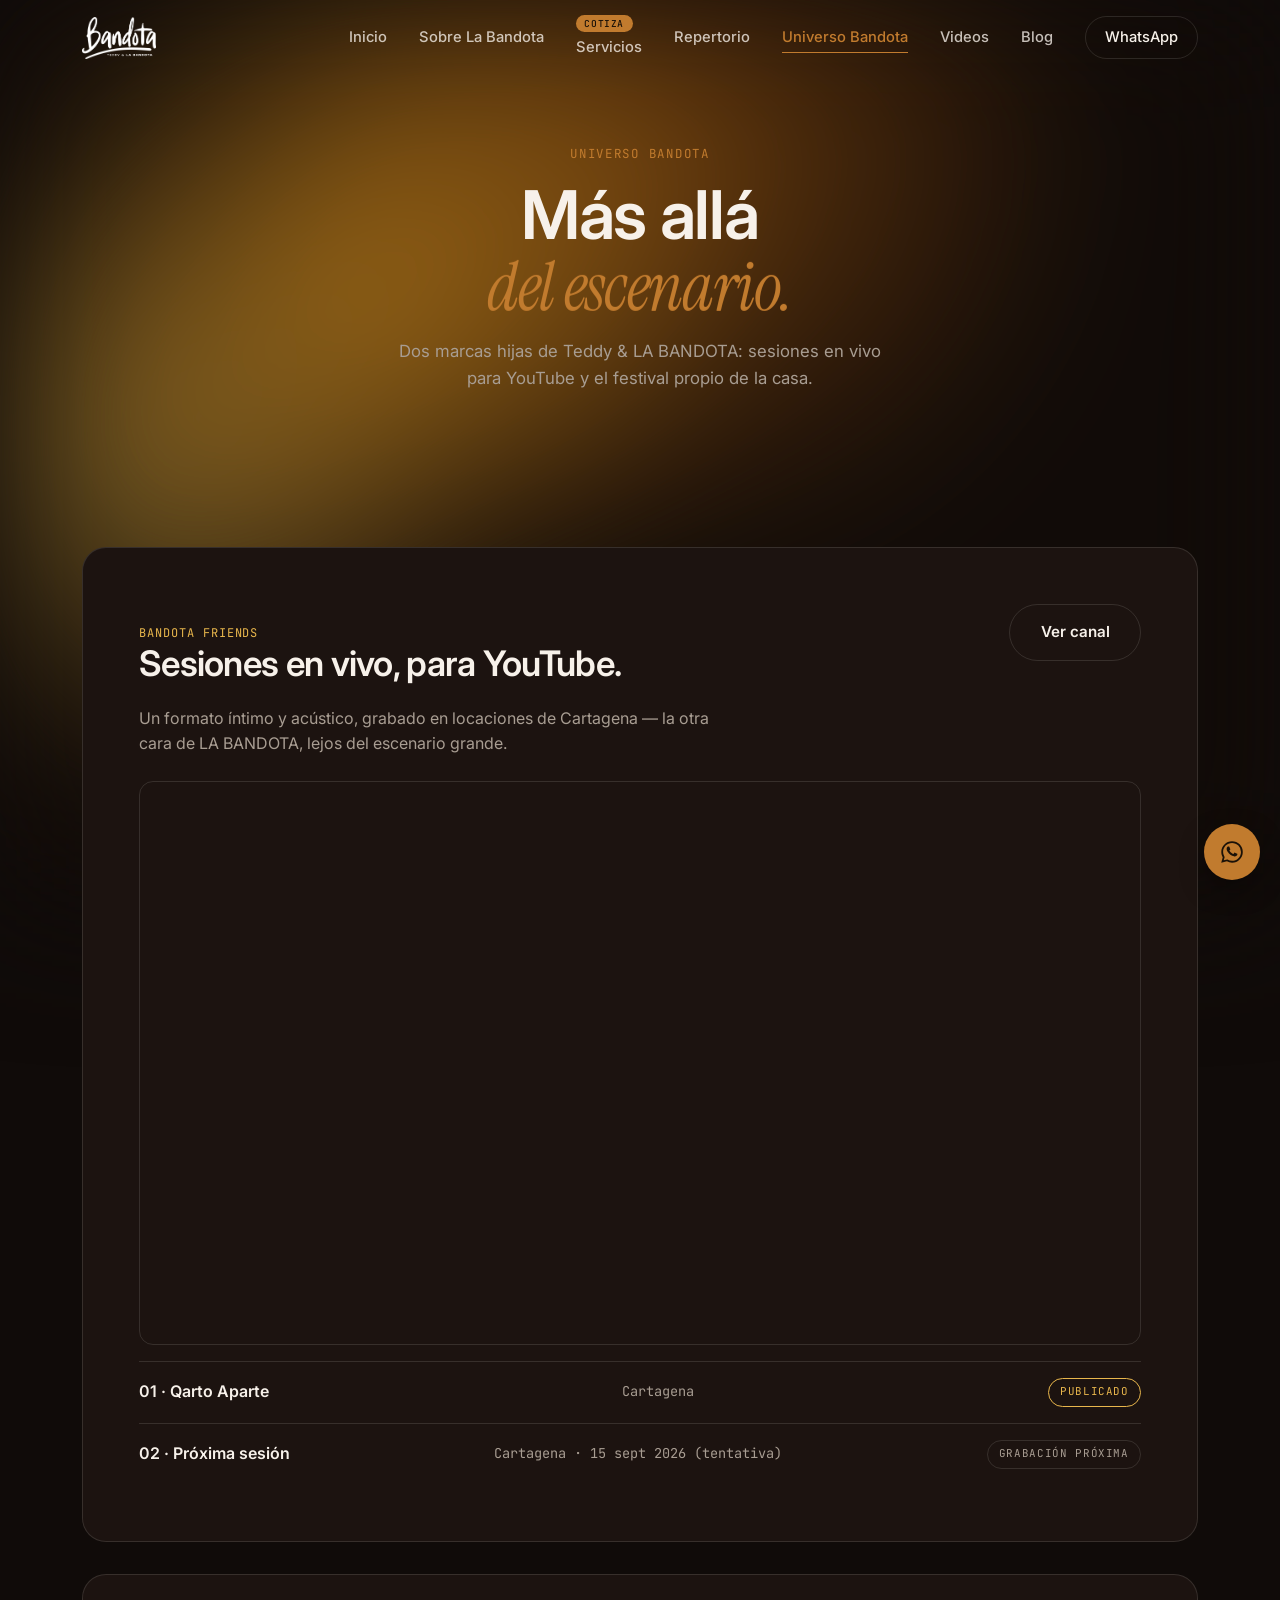
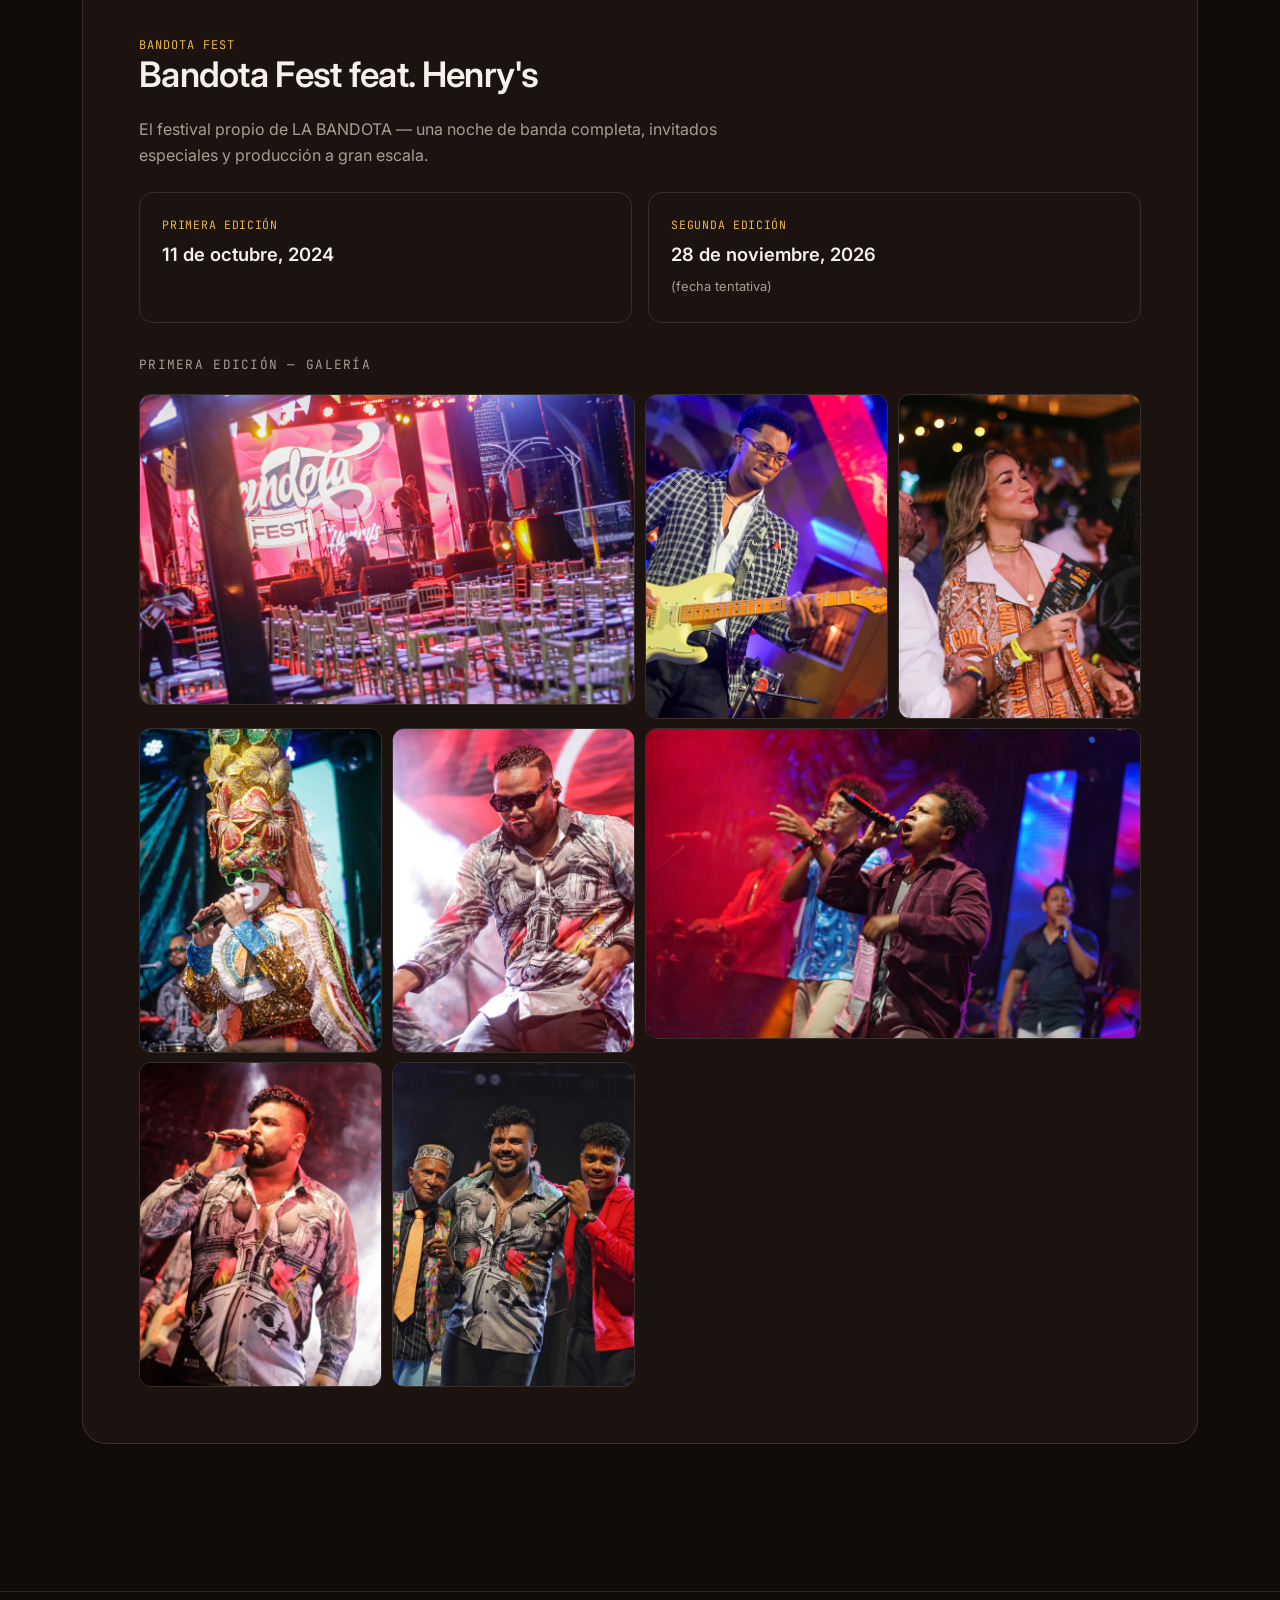
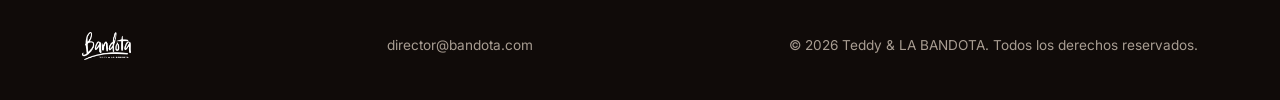
<file: universo-bandota.html>
<!DOCTYPE html>
<html lang="es">
<head>
<meta charset="UTF-8" />
<meta name="viewport" content="width=device-width, initial-scale=1, viewport-fit=cover" />
<title>Universo Bandota — Bandota Friends &amp; Bandota Fest</title>
<meta name="description" content="Bandota Friends: sesiones audiovisuales en vivo para YouTube. Bandota Fest: el festival propio de Teddy & LA BANDOTA en Cartagena." />
<meta name="theme-color" content="#100b09" />

<link rel="icon" href="assets/img/favicon.svg" type="image/svg+xml" />

<link rel="preconnect" href="https://fonts.googleapis.com" />
<link rel="preconnect" href="https://fonts.gstatic.com" crossorigin />
<link rel="stylesheet" href="https://fonts.googleapis.com/css2?family=Instrument+Serif:ital@0;1&family=Inter:wght@300;400;500;600;700&family=JetBrains+Mono:wght@400;500&display=swap" />

<link rel="stylesheet" href="styles.css?v=20260813h" />
</head>
<body>

<a href="#main" class="skip-link">Saltar al contenido</a>

<div class="hero-gradient" data-mouse-gradient aria-hidden="true"></div>

<header class="nav" data-nav>
  <div class="nav-inner">
    <a href="index.html" class="nav-logo">
      <img src="assets/img/logo-bandota-nav.webp" alt="Teddy & LA BANDOTA" width="175" height="100" />
    </a>
    <button class="nav-toggle" type="button" data-nav-toggle aria-expanded="false" aria-controls="nav-menu">
      <span></span><span></span><span></span>
      <span class="sr-only">Abrir menú</span>
    </button>
    <nav class="nav-menu" id="nav-menu" data-nav-menu>
      <a href="index.html">Inicio</a>
      <a href="sobre-la-bandota.html">Sobre La Bandota</a>
      <a href="servicios.html" class="nav-servicios"><span class="nav-badge">Cotiza</span>Servicios</a>
      <a href="repertorio.html">Repertorio</a>
      <a href="universo-bandota.html" class="is-active">Universo Bandota</a>
      <a href="videos.html">Videos</a>
      <a href="blog/index.html">Blog</a>
      <a href="https://wa.me/573044777225?text=Hola%20LA%20BANDOTA%2C%20quiero%20m%C3%A1s%20informaci%C3%B3n" class="nav-cta" target="_blank" rel="noopener">WhatsApp</a>
    </nav>
  </div>
</header>

<a class="whatsapp-float" href="https://wa.me/573044777225?text=Hola%20LA%20BANDOTA%2C%20quiero%20m%C3%A1s%20informaci%C3%B3n" target="_blank" rel="noopener" aria-label="Escribir por WhatsApp">
  <svg viewBox="0 0 24 24" fill="currentColor" aria-hidden="true"><path d="M12.04 2C6.58 2 2.13 6.45 2.13 11.91c0 1.75.46 3.45 1.32 4.95L2.05 22l5.25-1.38c1.45.79 3.08 1.21 4.74 1.21h.01c5.46 0 9.91-4.45 9.91-9.91 0-2.65-1.03-5.14-2.9-7.01A9.87 9.87 0 0012.04 2m0 1.67c2.21 0 4.29.86 5.85 2.42a8.23 8.23 0 012.42 5.82c0 4.55-3.71 8.25-8.27 8.25a8.3 8.3 0 01-4.21-1.15l-.3-.18-3.12.82.83-3.04-.2-.31a8.2 8.2 0 01-1.26-4.4c0-4.55 3.71-8.23 8.26-8.23M8.53 6.85c-.16 0-.42.06-.64.3-.22.24-.85.83-.85 2.03s.87 2.36.99 2.52c.12.16 1.7 2.72 4.19 3.7 2.07.82 2.49.66 2.94.62.45-.04 1.45-.59 1.65-1.16.2-.57.2-1.06.14-1.16-.06-.1-.22-.16-.46-.28-.24-.12-1.45-.71-1.67-.79-.22-.08-.39-.12-.55.12-.16.24-.63.79-.77.95-.14.16-.28.18-.52.06-.24-.12-1.02-.38-1.94-1.2-.72-.64-1.2-1.43-1.34-1.67-.14-.24-.02-.37.11-.49.11-.11.24-.28.36-.42.12-.14.16-.24.24-.4.08-.16.04-.3-.02-.42-.06-.12-.55-1.36-.77-1.85-.19-.46-.4-.42-.55-.43z"/></svg>
</a>

<main id="main">

  <section class="section" style="padding-top: calc(var(--nav-h) + 4rem);">
    <div class="container">
      <div class="article-header">
        <p class="kicker reveal">Universo Bandota</p>
        <h1 class="section-title reveal" data-split="lines" style="font-size: clamp(2.4rem, 6vw, 4.2rem);">
          Más allá<br><em>del escenario.</em>
        </h1>
        <p class="section-sub reveal" style="margin-inline: auto;">Dos marcas hijas de Teddy &amp; LA BANDOTA: sesiones en vivo para YouTube y el festival propio de la casa.</p>
      </div>
    </div>
  </section>

  <section class="section" style="padding-top: 0;">
    <div class="container">

      <div class="subbrand reveal">
        <div class="subbrand-head">
          <div>
            <span class="tag">Bandota Friends</span>
            <h3>Sesiones en vivo, para YouTube.</h3>
          </div>
          <a href="https://www.youtube.com/@Teddy.LaBandota" target="_blank" rel="noopener" class="btn btn-ghost">Ver canal</a>
        </div>
        <p style="color: var(--mute); max-width: 60ch; margin-bottom: 1.5rem;">Un formato íntimo y acústico, grabado en locaciones de Cartagena — la otra cara de LA BANDOTA, lejos del escenario grande.</p>

        <div class="video-embed">
          <iframe src="https://www.youtube-nocookie.com/embed/IS7RUqNRjq0" title="Qarto Aparte — Teddy &amp; La Bandota — Bandota Friends" loading="lazy" allow="accelerometer; autoplay; clipboard-write; encrypted-media; gyroscope; picture-in-picture" allowfullscreen></iframe>
        </div>

        <div style="margin-top: 1rem;">
          <div class="session-row">
            <span class="session-row-title">01 · Qarto Aparte</span>
            <span class="session-row-meta">Cartagena</span>
            <span class="status-pill is-live">Publicado</span>
          </div>
          <div class="session-row">
            <span class="session-row-title">02 · Próxima sesión</span>
            <span class="session-row-meta">Cartagena · 15 sept 2026 (tentativa)</span>
            <span class="status-pill">Grabación próxima</span>
          </div>
        </div>
      </div>

      <div class="subbrand reveal">
        <div class="subbrand-head">
          <div>
            <span class="tag">Bandota Fest</span>
            <h3>Bandota Fest feat. Henry's</h3>
          </div>
        </div>
        <p style="color: var(--mute); max-width: 60ch; margin-bottom: 1.5rem;">El festival propio de LA BANDOTA — una noche de banda completa, invitados especiales y producción a gran escala.</p>

        <div class="fest-editions">
          <div class="edition-card">
            <span class="edition-label">Primera edición</span>
            <span class="edition-date">11 de octubre, 2024</span>
          </div>
          <div class="edition-card">
            <span class="edition-label">Segunda edición</span>
            <span class="edition-date">28 de noviembre, 2026<br><small style="font-size:0.7em; color: var(--mute); font-weight: 400;">(fecha tentativa)</small></span>
          </div>
        </div>

        <p class="videos-label">Primera edición — galería</p>
        <div class="gallery-grid">
          <div class="gallery-item is-wide">
            <img src="assets/img/bandota-fest-25.webp" alt="Pantalla LED con el logo de Bandota Fest feat. Henry's" loading="lazy" />
          </div>
          <div class="gallery-item">
            <img src="assets/img/bandota-fest-01.webp" alt="Bandota Fest, primera edición, Cartagena" loading="lazy" />
          </div>
          <div class="gallery-item">
            <img src="assets/img/bandota-fest-05.webp" alt="Bandota Fest, primera edición, Cartagena" loading="lazy" />
          </div>
          <div class="gallery-item">
            <img src="assets/img/bandota-fest-09.webp" alt="Bandota Fest, primera edición, Cartagena" loading="lazy" />
          </div>
          <div class="gallery-item">
            <img src="assets/img/bandota-fest-13.webp" alt="Bandota Fest, primera edición, Cartagena" loading="lazy" />
          </div>
          <div class="gallery-item is-wide">
            <img src="assets/img/bandota-fest-33.webp" alt="Bandota Fest, primera edición, Cartagena" loading="lazy" />
          </div>
          <div class="gallery-item">
            <img src="assets/img/bandota-fest-17.webp" alt="Bandota Fest, primera edición, Cartagena" loading="lazy" />
          </div>
          <div class="gallery-item">
            <img src="assets/img/bandota-fest-21.webp" alt="Bandota Fest, primera edición, Cartagena" loading="lazy" />
          </div>
        </div>
      </div>

    </div>
  </section>

</main>

<footer class="footer">
  <div class="container footer-inner">
    <a href="index.html" class="footer-logo">
      <img src="assets/img/logo-bandota-nav.webp" alt="Teddy & LA BANDOTA" style="height:28px;width:auto;" />
    </a>
    <a href="mailto:director@bandota.com" class="footer-email">director@bandota.com</a>
    <p class="footer-copy">&copy; 2026 Teddy &amp; LA BANDOTA. Todos los derechos reservados.</p>
  </div>
</footer>

<script defer src="lib/gsap.min.js"></script>
<script defer src="lib/ScrollTrigger.min.js"></script>
<script defer src="lib/manifest.js"></script>
<script defer src="main.js?v=20260813"></script>
</body>
</html>
</file>
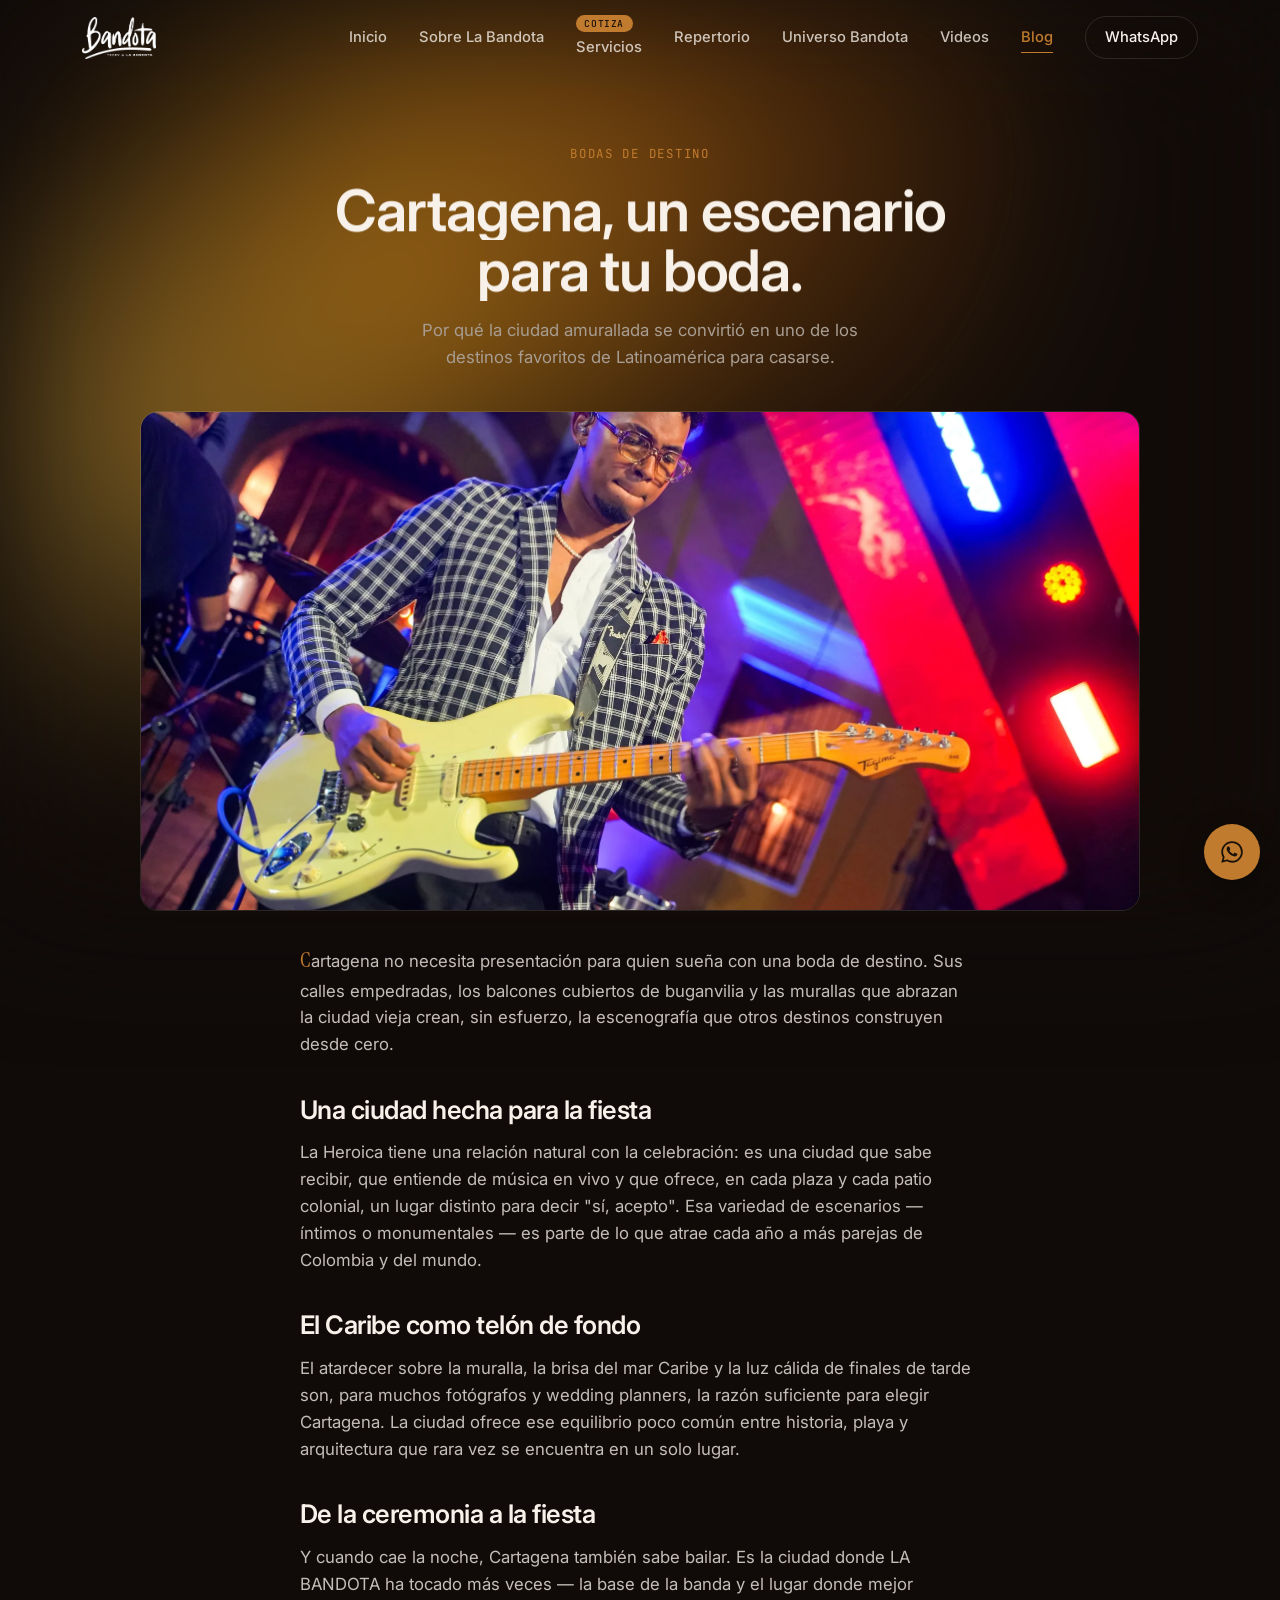
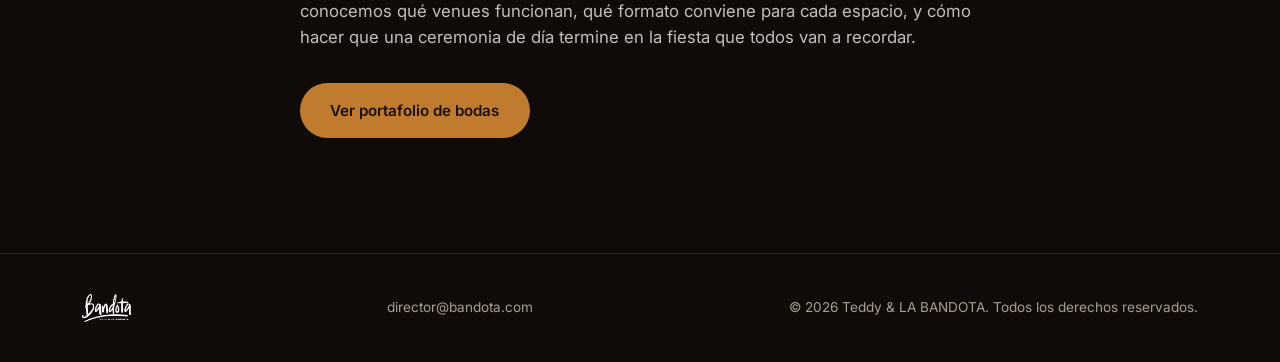
<file: blog/cartagena-bodas-de-destino.html>
<!DOCTYPE html>
<html lang="es">
<head>
<meta charset="UTF-8" />
<meta name="viewport" content="width=device-width, initial-scale=1, viewport-fit=cover" />
<title>Cartagena, un escenario para tu boda — Blog | Teddy &amp; LA BANDOTA</title>
<meta name="description" content="Por qué la ciudad amurallada se convirtió en uno de los destinos favoritos de Latinoamérica para casarse." />
<meta name="theme-color" content="#100b09" />

<link rel="icon" href="../assets/img/favicon.svg" type="image/svg+xml" />

<link rel="preconnect" href="https://fonts.googleapis.com" />
<link rel="preconnect" href="https://fonts.gstatic.com" crossorigin />
<link rel="stylesheet" href="https://fonts.googleapis.com/css2?family=Instrument+Serif:ital@0;1&family=Inter:wght@300;400;500;600;700&family=JetBrains+Mono:wght@400;500&display=swap" />

<link rel="stylesheet" href="../styles.css?v=20260813h" />
</head>
<body>

<a href="#main" class="skip-link">Saltar al contenido</a>

<div class="hero-gradient" data-mouse-gradient aria-hidden="true"></div>

<header class="nav" data-nav>
  <div class="nav-inner">
    <a href="../index.html" class="nav-logo">
      <img src="../assets/img/logo-bandota-nav.webp" alt="Teddy & LA BANDOTA" width="175" height="100" />
    </a>
    <button class="nav-toggle" type="button" data-nav-toggle aria-expanded="false" aria-controls="nav-menu">
      <span></span><span></span><span></span>
      <span class="sr-only">Abrir menú</span>
    </button>
    <nav class="nav-menu" id="nav-menu" data-nav-menu>
      <a href="../index.html">Inicio</a>
      <a href="../sobre-la-bandota.html">Sobre La Bandota</a>
      <a href="../servicios.html" class="nav-servicios"><span class="nav-badge">Cotiza</span>Servicios</a>
      <a href="../repertorio.html">Repertorio</a>
      <a href="../universo-bandota.html">Universo Bandota</a>
      <a href="../videos.html">Videos</a>
      <a href="index.html" class="is-active">Blog</a>
      <a href="https://wa.me/573044777225?text=Hola%20LA%20BANDOTA%2C%20quiero%20m%C3%A1s%20informaci%C3%B3n" class="nav-cta" target="_blank" rel="noopener">WhatsApp</a>
    </nav>
  </div>
</header>

<a class="whatsapp-float" href="https://wa.me/573044777225?text=Hola%20LA%20BANDOTA%2C%20quiero%20m%C3%A1s%20informaci%C3%B3n" target="_blank" rel="noopener" aria-label="Escribir por WhatsApp">
  <svg viewBox="0 0 24 24" fill="currentColor" aria-hidden="true"><path d="M12.04 2C6.58 2 2.13 6.45 2.13 11.91c0 1.75.46 3.45 1.32 4.95L2.05 22l5.25-1.38c1.45.79 3.08 1.21 4.74 1.21h.01c5.46 0 9.91-4.45 9.91-9.91 0-2.65-1.03-5.14-2.9-7.01A9.87 9.87 0 0012.04 2m0 1.67c2.21 0 4.29.86 5.85 2.42a8.23 8.23 0 012.42 5.82c0 4.55-3.71 8.25-8.27 8.25a8.3 8.3 0 01-4.21-1.15l-.3-.18-3.12.82.83-3.04-.2-.31a8.2 8.2 0 01-1.26-4.4c0-4.55 3.71-8.23 8.26-8.23M8.53 6.85c-.16 0-.42.06-.64.3-.22.24-.85.83-.85 2.03s.87 2.36.99 2.52c.12.16 1.7 2.72 4.19 3.7 2.07.82 2.49.66 2.94.62.45-.04 1.45-.59 1.65-1.16.2-.57.2-1.06.14-1.16-.06-.1-.22-.16-.46-.28-.24-.12-1.45-.71-1.67-.79-.22-.08-.39-.12-.55.12-.16.24-.63.79-.77.95-.14.16-.28.18-.52.06-.24-.12-1.02-.38-1.94-1.2-.72-.64-1.2-1.43-1.34-1.67-.14-.24-.02-.37.11-.49.11-.11.24-.28.36-.42.12-.14.16-.24.24-.4.08-.16.04-.3-.02-.42-.06-.12-.55-1.36-.77-1.85-.19-.46-.4-.42-.55-.43z"/></svg>
</a>

<main id="main">

  <article class="section" style="padding-top: calc(var(--nav-h) + 4rem);">
    <div class="container">
      <div class="article-header">
        <p class="kicker reveal">Bodas de destino</p>
        <h1 class="section-title reveal" data-split="lines" style="font-size: clamp(2.2rem, 5.5vw, 3.6rem);">
          Cartagena, un escenario<br>para tu boda.
        </h1>
        <p class="section-sub reveal" style="margin-inline: auto;">Por qué la ciudad amurallada se convirtió en uno de los destinos favoritos de Latinoamérica para casarse.</p>
      </div>

      <div class="article-hero reveal">
        <img src="../assets/img/bandota-fest-01.webp" alt="Arquitectura colonial de Cartagena de noche" loading="eager" />
      </div>

      <div class="article-body reveal">
        <p><span class="drop">C</span>artagena no necesita presentación para quien sueña con una boda de destino. Sus calles empedradas, los balcones cubiertos de buganvilia y las murallas que abrazan la ciudad vieja crean, sin esfuerzo, la escenografía que otros destinos construyen desde cero.</p>

        <h2>Una ciudad hecha para la fiesta</h2>
        <p>La Heroica tiene una relación natural con la celebración: es una ciudad que sabe recibir, que entiende de música en vivo y que ofrece, en cada plaza y cada patio colonial, un lugar distinto para decir "sí, acepto". Esa variedad de escenarios — íntimos o monumentales — es parte de lo que atrae cada año a más parejas de Colombia y del mundo.</p>

        <h2>El Caribe como telón de fondo</h2>
        <p>El atardecer sobre la muralla, la brisa del mar Caribe y la luz cálida de finales de tarde son, para muchos fotógrafos y wedding planners, la razón suficiente para elegir Cartagena. La ciudad ofrece ese equilibrio poco común entre historia, playa y arquitectura que rara vez se encuentra en un solo lugar.</p>

        <h2>De la ceremonia a la fiesta</h2>
        <p>Y cuando cae la noche, Cartagena también sabe bailar. Es la ciudad donde LA BANDOTA ha tocado más veces — la base de la banda y el lugar donde mejor conocemos qué venues funcionan, qué formato conviene para cada espacio, y cómo hacer que una ceremonia de día termine en la fiesta que todos van a recordar.</p>

        <div class="hero-actions" style="justify-content: flex-start; margin-top: 2rem;">
          <a href="../servicios.html" class="btn btn-primary">Ver portafolio de bodas</a>
        </div>
      </div>
    </div>
  </article>

</main>

<footer class="footer">
  <div class="container footer-inner">
    <a href="../index.html" class="footer-logo">
      <img src="../assets/img/logo-bandota-nav.webp" alt="Teddy & LA BANDOTA" style="height:28px;width:auto;" />
    </a>
    <a href="mailto:director@bandota.com" class="footer-email">director@bandota.com</a>
    <p class="footer-copy">&copy; 2026 Teddy &amp; LA BANDOTA. Todos los derechos reservados.</p>
  </div>
</footer>

<script defer src="../lib/gsap.min.js"></script>
<script defer src="../lib/ScrollTrigger.min.js"></script>
<script defer src="../lib/manifest.js"></script>
<script defer src="../main.js?v=20260813"></script>
</body>
</html>
</file>
<file: styles.css>
/* =============================================================
   1. Tokens
   ============================================================= */
:root {
  --bg:        #100b09;
  --bg-2:      #17100d;
  --bg-dim:    #140e0c;
  --card:      #1c1310;
  --card-line: rgba(250, 240, 230, 0.10);
  --ink:       #f7f1ea;
  --ink-soft:  rgba(247, 241, 234, 0.78);
  --mute:      #a89d92;
  --line:      rgba(247, 241, 234, 0.12);

  --accent:      #c17b2e;
  --accent-ink:  #1a1108;
  --accent-soft: rgba(193, 123, 46, 0.14);
  --gold:        #e8b64c;

  --gradient-1: #e0a23d;
  --gradient-2: #b8722a;
  --gradient-3: #f2c766;
  --gradient-4: #3d2510;

  --font-display: 'Instrument Serif', Georgia, 'Times New Roman', serif;
  --font-sans: 'Inter', system-ui, -apple-system, 'Segoe UI', sans-serif;
  --font-mono: 'JetBrains Mono', 'SFMono-Regular', Consolas, monospace;

  --ease-out:  cubic-bezier(0.16, 1, 0.3, 1);
  --ease-in:   cubic-bezier(0.7, 0, 0.84, 0);
  --ease-soft: cubic-bezier(0.25, 0.46, 0.45, 0.94);
  --ease-bounce: cubic-bezier(0.34, 1.56, 0.64, 1);

  --container: 1180px;
  --nav-h: 76px;
}

/* =============================================================
   2. Reset & base
   ============================================================= */
*, *::before, *::after { box-sizing: border-box; margin: 0; }
html {
  -webkit-text-size-adjust: 100%;
  tab-size: 2;
  overflow-x: clip;
  scroll-behavior: smooth;
}
@media (prefers-reduced-motion: reduce) {
  html { scroll-behavior: auto; }
}
body {
  background: var(--bg);
  color: var(--ink);
  font-family: var(--font-sans);
  font-size: 16px;
  line-height: 1.6;
  -webkit-font-smoothing: antialiased;
  text-rendering: optimizeLegibility;
  overflow-x: clip;
  overscroll-behavior-y: none;
  position: relative;
}
img, svg, video { display: block; max-width: 100%; }
img { height: auto; }
button { font: inherit; color: inherit; cursor: pointer; border: 0; background: none; }
a { color: inherit; text-decoration: none; }
p { text-wrap: pretty; }
h1, h2, h3, h4 { text-wrap: balance; line-height: 1.05; letter-spacing: -0.02em; font-weight: 600; }
ul { list-style: none; padding: 0; }
::selection { background: var(--accent); color: var(--accent-ink); }

:focus-visible {
  outline: 2px solid var(--accent);
  outline-offset: 3px;
  border-radius: 4px;
}

/* =============================================================
   3. Utilities
   ============================================================= */
.sr-only {
  position: absolute; width: 1px; height: 1px; padding: 0; margin: -1px;
  overflow: hidden; clip: rect(0,0,0,0); white-space: nowrap; border: 0;
}
.skip-link {
  position: fixed; top: -100px; left: 1rem; z-index: 9999;
  padding: .7rem 1.1rem; background: var(--ink); color: var(--bg);
  border-radius: 8px; font-weight: 600; transition: top .3s var(--ease-out);
}
.skip-link:focus { top: 1rem; }

.container {
  max-width: var(--container);
  margin-inline: auto;
  padding-inline: 1.25rem;
}
@media (min-width: 720px) { .container { padding-inline: 2rem; } }

.kicker {
  font-family: var(--font-mono);
  font-size: 0.78rem;
  letter-spacing: 0.14em;
  text-transform: uppercase;
  color: var(--accent);
  margin-bottom: 1rem;
  display: block;
}

.section { padding: clamp(4rem, 9vw, 8rem) 0; position: relative; }
.section-dim { background: var(--bg-dim); }

.section-title { font-size: clamp(2rem, 5vw, 3.4rem); margin-bottom: 1rem; }
.section-sub { color: var(--mute); font-size: 1.05rem; max-width: 46ch; margin-bottom: 2.5rem; }

/* Reveal system */
.reveal { opacity: 0; transform: translateY(28px); transition: opacity .8s var(--ease-out), transform .8s var(--ease-out); }
.reveal.is-visible { opacity: 1; transform: none; }
.reveal[data-split] { opacity: 1; transform: none; } /* defensive: split-text handles its own reveal */

/* =============================================================
   4. Typography components
   ============================================================= */
em { font-family: var(--font-display); font-style: italic; color: var(--accent); font-weight: 400; }

.split-line { display: block; overflow: hidden; }
.split-line > span {
  display: inline-block;
  will-change: transform;
  transform: translateY(112%);
  transition: transform .9s var(--ease-out);
}
[data-split].is-visible .split-line > span { transform: none; }
[data-split] .split-line:nth-child(1) > span { transition-delay: 0s; }
[data-split] .split-line:nth-child(2) > span { transition-delay: .08s; }
[data-split] .split-line:nth-child(3) > span { transition-delay: .16s; }
[data-split] .split-line:nth-child(4) > span { transition-delay: .24s; }

/* =============================================================
   5. Components
   ============================================================= */
.btn {
  display: inline-flex; align-items: center; justify-content: center;
  padding: 0.95rem 1.9rem;
  font-family: var(--font-sans); font-weight: 600; font-size: 0.95rem;
  border-radius: 100px;
  transition: transform .35s var(--ease-out), background .35s var(--ease-out), color .35s var(--ease-out), box-shadow .35s var(--ease-out);
  white-space: nowrap;
}
.btn-primary {
  background: var(--accent); color: var(--accent-ink);
  box-shadow: 0 0 0 0 rgba(193,123,46,0);
}
.btn-primary:hover { transform: translateY(-2px); box-shadow: 0 12px 30px -8px rgba(193,123,46,0.55); }
.btn-ghost {
  border: 1px solid var(--line); color: var(--ink);
}
.btn-ghost:hover { border-color: var(--accent); color: var(--accent); transform: translateY(-2px); }

.animated-link {
  position: relative;
  background-image: linear-gradient(var(--accent), var(--accent));
  background-repeat: no-repeat;
  background-position: 0 100%;
  background-size: 0% 1px;
  transition: background-size .4s var(--ease-out);
  padding-bottom: 2px;
}
.animated-link:hover { background-size: 100% 1px; }

/* =============================================================
   6. Nav
   ============================================================= */
.nav {
  position: fixed; top: 0; left: 0; right: 0; z-index: 100;
  height: var(--nav-h);
  display: flex; align-items: center;
  background: transparent;
  transition: background .4s var(--ease-out), border-color .4s var(--ease-out), backdrop-filter .4s var(--ease-out);
  border-bottom: 1px solid transparent;
}
.nav.is-scrolled {
  background: rgba(16, 11, 9, 0.86);
  backdrop-filter: blur(14px) saturate(140%);
  -webkit-backdrop-filter: blur(14px) saturate(140%);
  border-bottom-color: var(--line);
}
.nav-inner {
  width: 100%; max-width: var(--container); margin-inline: auto;
  padding-inline: 1.25rem;
  display: flex; align-items: center; justify-content: space-between;
}
@media (min-width: 720px) { .nav-inner { padding-inline: 2rem; } }

.nav-logo { display: flex; align-items: center; }
.nav-logo img { height: 42px; width: auto; display: block; }

.nav-menu {
  display: none;
  align-items: center; gap: 2rem;
  font-size: 0.92rem; font-weight: 500;
}
.nav-menu a:not(.nav-cta) {
  position: relative;
  color: var(--ink-soft);
  transition: color .3s var(--ease-out);
}
.nav-menu a:not(.nav-cta)::after {
  content: ""; position: absolute; left: 0; right: 0; bottom: -4px; height: 1px;
  background: var(--accent); transform: scaleX(0); transform-origin: left;
  transition: transform .35s var(--ease-out);
}
.nav-menu a:not(.nav-cta):hover { color: var(--ink); }
.nav-menu a:not(.nav-cta):hover::after { transform: scaleX(1); }

.nav-cta {
  padding: 0.55rem 1.2rem; border-radius: 100px;
  border: 1px solid var(--line);
  transition: border-color .3s var(--ease-out), color .3s var(--ease-out);
}
.nav-cta:hover { border-color: var(--accent); color: var(--accent); }

.nav-servicios { display: flex; flex-direction: column; align-items: flex-start; gap: 0.3rem; }
.nav-badge {
  font-family: var(--font-mono); font-size: 0.6rem; letter-spacing: 0.06em;
  text-transform: uppercase; line-height: 1;
  padding: 0.22rem 0.55rem; border-radius: 100px;
  background: var(--accent); color: var(--accent-ink);
}

.nav-toggle {
  display: flex; flex-direction: column; justify-content: center; gap: 5px;
  width: 40px; height: 40px;
}
.nav-toggle span {
  display: block; width: 22px; height: 2px; background: var(--ink);
  transition: transform .3s var(--ease-out), opacity .3s var(--ease-out);
}
.nav.is-open .nav-toggle span:nth-child(1) { transform: translateY(7px) rotate(45deg); }
.nav.is-open .nav-toggle span:nth-child(2) { opacity: 0; }
.nav.is-open .nav-toggle span:nth-child(3) { transform: translateY(-7px) rotate(-45deg); }

@media (min-width: 960px) {
  .nav-toggle { display: none; }
  .nav-menu { display: flex; }
}
@media (max-width: 959px) {
  .nav-menu {
    display: flex;
    position: fixed; inset: var(--nav-h) 0 0 0;
    background: rgba(16,11,9,0.98);
    flex-direction: column; justify-content: center; align-items: flex-start;
    gap: 1.6rem; padding: 2rem 1.5rem;
    font-size: 1.4rem;
    transform: translateY(-8px); opacity: 0; pointer-events: none;
    transition: opacity .3s var(--ease-out), transform .3s var(--ease-out);
  }
  .nav.is-open .nav-menu { opacity: 1; transform: none; pointer-events: auto; }
}

/* =============================================================
   7. Hero
   ============================================================= */
.hero-gradient {
  position: fixed; inset: 0; z-index: -1;
  background:
    radial-gradient(circle 620px at var(--mx, 30%) var(--my, 30%), color-mix(in srgb, var(--gradient-1) 55%, transparent) 0%, transparent 60%),
    radial-gradient(circle 720px at calc(var(--mx, 30%) + 22%) calc(var(--my, 30%) - 14%), color-mix(in srgb, var(--gradient-2) 45%, transparent) 0%, transparent 60%),
    radial-gradient(circle 560px at calc(var(--mx, 30%) - 18%) calc(var(--my, 30%) + 20%), color-mix(in srgb, var(--gradient-3) 40%, transparent) 0%, transparent 60%),
    var(--bg);
  filter: blur(70px) saturate(130%);
  transition: background .5s var(--ease-out);
}

.hero {
  min-height: 100svh;
  min-height: 100vh;
  display: flex; flex-direction: column; align-items: center; justify-content: center;
  text-align: center;
  padding: calc(var(--nav-h) + 2rem) 1.25rem 3rem;
  position: relative;
}
.hero-inner { max-width: 880px; }

.hero-title {
  font-family: var(--font-sans);
  font-weight: 700;
  font-size: clamp(2.6rem, 8.4vw, 6.2rem);
  line-height: 0.98;
  letter-spacing: -0.03em;
  margin-bottom: 1.6rem;
}
.hero-title em { font-size: 1.02em; }

.hero-sub {
  font-size: clamp(1.05rem, 1.6vw, 1.3rem);
  color: var(--ink-soft);
  max-width: 52ch;
  margin-inline: auto;
  margin-bottom: 2.4rem;
}

.hero-actions {
  display: flex; flex-wrap: wrap; align-items: center; justify-content: center;
  gap: 1rem;
}

.stats {
  margin-top: clamp(3.5rem, 8vw, 6rem);
  display: grid;
  grid-template-columns: repeat(2, 1fr);
  gap: 1.75rem 2.5rem;
  width: 100%;
  max-width: 640px;
}
@media (min-width: 720px) { .stats { grid-template-columns: repeat(4, 1fr); } }

.stat { text-align: center; }
.stat-value {
  display: block;
  font-family: var(--font-mono);
  font-size: clamp(1.6rem, 3vw, 2.2rem);
  font-weight: 500;
  color: var(--ink);
}
.stat-label {
  display: block;
  font-size: 0.8rem;
  color: var(--mute);
  margin-top: 0.35rem;
}

.scroll-cue {
  position: absolute; bottom: 2rem; left: 50%; transform: translateX(-50%);
  width: 26px; height: 42px; border: 1px solid var(--line); border-radius: 100px;
  display: none;
}
.scroll-cue span {
  display: block; width: 4px; height: 8px; margin: 8px auto 0;
  background: var(--accent); border-radius: 2px;
  animation: scrollCue 1.8s ease-in-out infinite;
}
@media (min-width: 720px) { .scroll-cue { display: block; } }
@keyframes scrollCue {
  0%   { transform: translateY(0); opacity: 1; }
  60%  { opacity: 0.3; }
  100% { transform: translateY(14px); opacity: 0; }
}

/* Home hero — text beside a contained photo, not a full-bleed background */
.hero-split { text-align: left; }
.hero-split-inner {
  width: 100%;
  max-width: var(--container);
  display: grid;
  grid-template-columns: 1fr;
  gap: 2.5rem;
  align-items: center;
}
@media (min-width: 960px) {
  .hero-split-inner { grid-template-columns: 1.15fr 0.85fr; gap: 3.5rem; }
  .hero-split-inner:not(:has(.hero-split-media)) { grid-template-columns: 1fr; }
}
.hero-split-inner:not(:has(.hero-split-media)) .hero-split-text { max-width: 760px; }
.hero-split-text { max-width: 600px; }
.hero-split-text .hero-sub { margin-inline: 0; }
.hero-split-text .hero-actions { justify-content: flex-start; }
.hero-split-media {
  position: relative;
  border-radius: 28px;
  overflow: hidden;
  border: 1px solid var(--line);
  aspect-ratio: 4 / 5;
  max-height: 640px;
}
.hero-split-media img { width: 100%; height: 100%; object-fit: cover; display: block; }
.hero-split-media::after {
  content: "";
  position: absolute; inset: 0;
  background:
    linear-gradient(150deg, color-mix(in srgb, var(--gradient-1) 55%, transparent) 0%, transparent 55%),
    linear-gradient(330deg, color-mix(in srgb, var(--gradient-4) 70%, transparent) 0%, transparent 60%);
  mix-blend-mode: soft-light;
  opacity: 0.9;
  pointer-events: none;
}
@media (max-width: 720px) {
  .hero-split-media { aspect-ratio: 4 / 3; max-height: 360px; }
}

/* Home hero — "Cálido refinado": tipografía serif contenida, menos ruido */
.hero-split .hero-title {
  font-family: var(--font-display);
  font-weight: 400;
  font-size: clamp(2.1rem, 4.6vw, 3.5rem);
  line-height: 1.1;
  letter-spacing: -0.005em;
}
.hero-split-link {
  font-size: 0.92rem; color: var(--ink-soft);
  padding-bottom: 5px; border-bottom: 1px solid var(--line);
  transition: color .3s var(--ease-out), border-color .3s var(--ease-out);
}
.hero-split-link:hover { color: var(--ink); border-color: var(--ink-soft); }

/* Compact stat strip nested under the home hero text, instead of a big centered block */
.stats.stats-compact {
  margin-top: 2.6rem;
  width: auto;
  max-width: 100%;
  display: flex;
  flex-wrap: wrap;
  gap: 0;
}
.stats.stats-compact .stat {
  text-align: left;
  padding: 0 1.4rem;
  border-left: 1px solid var(--line);
}
.stats.stats-compact .stat:first-child {
  padding-left: 0;
  border-left: 0;
}
.stats.stats-compact .stat-value {
  font-size: clamp(1.05rem, 1.7vw, 1.3rem);
}
.stats.stats-compact .stat-label {
  font-size: 0.7rem;
  margin-top: 0.15rem;
}
@media (max-width: 480px) {
  .stats.stats-compact {
    display: grid;
    grid-template-columns: repeat(2, auto);
    column-gap: 1.4rem;
    row-gap: 1rem;
  }
  .stats.stats-compact .stat {
    border-left: 0;
    padding: 0;
  }
}
.hero-gradient.is-subtle { opacity: 0.7; }

/* Cutout hero figure — no frame, floats directly on the dark background */
.hero-split-inner:has(.hero-split-cutout) { overflow: visible; }
.hero-split-cutout {
  position: relative;
  border: 0; border-radius: 0; aspect-ratio: auto; max-height: none;
  height: clamp(420px, 60vh, 720px);
  display: flex; align-items: flex-end; justify-content: center;
}
.hero-split-cutout::after { content: none; }
.hero-split-cutout img, .hero-split-cutout video {
  width: auto; height: 100%; max-width: 100%;
  object-fit: contain; object-position: bottom center;
  filter: drop-shadow(0 30px 50px rgba(0,0,0,0.6));
}
@media (max-width: 720px) {
  .hero-split-cutout { height: clamp(340px, 52vh, 480px); }
}

/* =============================================================
   8. About
   ============================================================= */
.about-grid { display: grid; gap: 2.5rem; }
@media (min-width: 960px) {
  .about-grid { grid-template-columns: 0.85fr 1.15fr; gap: 4rem; }
}
.about-body p { color: var(--ink-soft); margin-bottom: 1.25rem; max-width: 62ch; }
.about-body strong { color: var(--ink); font-weight: 600; }

.lineup {
  display: flex; flex-wrap: wrap; gap: 0.6rem;
  margin-top: 2rem;
}
.lineup li {
  font-family: var(--font-mono);
  font-size: 0.78rem;
  padding: 0.5rem 0.9rem;
  border: 1px solid var(--line);
  border-radius: 100px;
  color: var(--mute);
}

/* =============================================================
   9. Repertoire (native details/summary accordion)
   ============================================================= */
.repertoire-list { border-top: 1px solid var(--line); }
.rep-row {
  border-bottom: 1px solid var(--line);
}
.rep-row summary {
  list-style: none;
  cursor: pointer;
  display: grid;
  grid-template-columns: auto 1fr auto;
  align-items: center;
  gap: 0.4rem 1.2rem;
  padding: 1.4rem 0;
  transition: color .3s var(--ease-out);
}
.rep-row summary::-webkit-details-marker { display: none; }
.rep-row summary:hover .rep-genre { color: var(--accent); }

.rep-num {
  font-family: var(--font-mono); font-size: 0.8rem; color: var(--mute);
  grid-row: 1 / 3;
}
.rep-genre {
  font-size: clamp(1.2rem, 2.4vw, 1.7rem);
  font-weight: 600;
  transition: color .3s var(--ease-out);
  grid-column: 2;
}
.rep-note {
  color: var(--mute); font-size: 0.9rem;
  grid-column: 2;
}
.rep-icon {
  grid-row: 1 / 3;
  width: 32px; height: 32px; border-radius: 50%; border: 1px solid var(--line);
  position: relative; flex-shrink: 0;
  transition: transform .4s var(--ease-out), border-color .3s var(--ease-out);
}
.rep-icon::before, .rep-icon::after {
  content: ""; position: absolute; top: 50%; left: 50%; background: var(--ink);
  transform: translate(-50%, -50%);
}
.rep-icon::before { width: 12px; height: 1.5px; }
.rep-icon::after { width: 1.5px; height: 12px; transition: opacity .3s var(--ease-out); }
.rep-row[open] .rep-icon { border-color: var(--accent); transform: rotate(180deg); }
.rep-row[open] .rep-icon::after { opacity: 0; }

.rep-detail {
  color: var(--ink-soft);
  max-width: 62ch;
  padding: 0 0 1.6rem;
  padding-left: calc(0.8rem + 1.2rem);
}

@media (min-width: 720px) {
  .rep-row summary { grid-template-columns: 3rem 1fr auto; }
  .rep-note { text-align: right; }
}

.videos-block { margin-top: clamp(3rem, 6vw, 5rem); }
.videos-label {
  font-family: var(--font-mono); font-size: 0.8rem; letter-spacing: 0.1em;
  text-transform: uppercase; color: var(--mute); margin-bottom: 1.2rem;
}
.videos-grid {
  display: grid; gap: 1rem;
  grid-template-columns: 1fr;
}
@media (min-width: 720px) { .videos-grid { grid-template-columns: repeat(3, 1fr); } }

.video-placeholder {
  aspect-ratio: 16 / 9;
  border: 1px dashed var(--line);
  border-radius: 14px;
  display: flex; flex-direction: column; align-items: center; justify-content: center;
  gap: 0.6rem;
  background: var(--card);
  transition: border-color .3s var(--ease-out), transform .3s var(--ease-out);
}
.video-placeholder:hover { border-color: var(--accent); transform: translateY(-3px); }
.video-play {
  width: 44px; height: 44px; border-radius: 50%;
  border: 1px solid var(--line);
  display: flex; align-items: center; justify-content: center;
  color: var(--accent); font-size: 0.8rem;
}
.video-title { font-weight: 600; font-size: 0.95rem; }
.video-tag { font-family: var(--font-mono); font-size: 0.72rem; color: var(--mute); }

/* =============================================================
   10. Conciertos
   ============================================================= */
.shows-list { border-top: 1px solid var(--line); margin-top: 1rem; }
.show-row {
  display: grid;
  grid-template-columns: 1fr 1fr;
  gap: 0.3rem 1rem;
  padding: 1.1rem 0;
  border-bottom: 1px solid var(--line);
  transition: padding-left .3s var(--ease-out), background .3s var(--ease-out);
}
.show-row:not(.show-row-head):hover { padding-left: 0.6rem; background: var(--card); }
.show-row-head {
  font-family: var(--font-mono); font-size: 0.72rem; text-transform: uppercase;
  letter-spacing: 0.08em; color: var(--mute);
  display: none;
}
.show-date { font-family: var(--font-mono); font-weight: 500; }
.show-city { font-weight: 600; }
.show-venue { color: var(--mute); grid-column: 1 / 3; }
.show-type {
  font-family: var(--font-mono); font-size: 0.75rem; color: var(--accent);
  grid-column: 1 / 3;
}
.shows-note { color: var(--mute); font-size: 0.9rem; margin-top: 1.5rem; }

@media (min-width: 720px) {
  .show-row-head { display: grid; grid-template-columns: 1fr 1fr 1.4fr 1fr; }
  .show-row:not(.show-row-head) { grid-template-columns: 1fr 1fr 1.4fr 1fr; align-items: center; }
  .show-venue, .show-type { grid-column: auto; }
}

/* =============================================================
   11. Booking / Contratación
   ============================================================= */
.booking-grid { display: grid; gap: 3rem; }
@media (min-width: 960px) { .booking-grid { grid-template-columns: 0.9fr 1.1fr; gap: 4rem; align-items: start; } }

.booking-head .btn { margin-top: 1rem; }

.booking-types { display: grid; gap: 1rem; grid-template-columns: 1fr; }
@media (min-width: 640px) { .booking-types { grid-template-columns: 1fr 1fr; } }

.booking-card {
  padding: 1.6rem;
  border: 1px solid var(--line);
  border-radius: 16px;
  background: var(--card);
  transition: border-color .3s var(--ease-out), transform .3s var(--ease-out);
}
.booking-card:hover { border-color: var(--accent); transform: translateY(-4px); }
.booking-num { font-family: var(--font-mono); font-size: 0.78rem; color: var(--accent); }
.booking-card h3 { font-size: 1.15rem; margin: 0.6rem 0 0.4rem; }
.booking-card p { color: var(--mute); font-size: 0.92rem; }

/* =============================================================
   12. Contact
   ============================================================= */
.contact-grid { display: grid; gap: 3rem; }
@media (min-width: 960px) { .contact-grid { grid-template-columns: 1fr 1fr; gap: 4rem; } }

.contact-email {
  display: inline-block;
  font-family: var(--font-sans);
  font-size: clamp(1.5rem, 3.2vw, 2.4rem);
  font-weight: 600;
  color: var(--ink);
  margin: 1rem 0 2rem;
  word-break: break-word;
  position: relative;
  background-image: linear-gradient(var(--accent), var(--accent));
  background-repeat: no-repeat;
  background-position: 0 100%;
  background-size: 0% 2px;
  transition: background-size .4s var(--ease-out);
}
.contact-email:hover { background-size: 100% 2px; }

.contact-details { display: grid; gap: 1rem; margin-bottom: 1.5rem; }
.contact-details dt { font-family: var(--font-mono); font-size: 0.72rem; text-transform: uppercase; color: var(--mute); letter-spacing: 0.08em; margin-bottom: 0.2rem; }
.contact-details dd a { transition: color .3s var(--ease-out); }
.contact-details dd a:hover { color: var(--accent); }

.social-links { display: flex; gap: 1.5rem; }
.social-links a { color: var(--mute); font-size: 0.92rem; transition: color .3s var(--ease-out); }
.social-links a:hover { color: var(--accent); }

.contact-form {
  display: grid; gap: 1.2rem;
  padding: clamp(1.5rem, 3vw, 2.4rem);
  border: 1px solid var(--line);
  border-radius: 20px;
  background: var(--card);
}
.form-row { display: grid; gap: 0.5rem; }
.form-row label { font-size: 0.85rem; color: var(--mute); }
.form-row input, .form-row select, .form-row textarea {
  font: inherit;
  color: var(--ink);
  background: var(--bg-2);
  border: 1px solid var(--line);
  border-radius: 10px;
  padding: 0.8rem 1rem;
  transition: border-color .3s var(--ease-out);
}
.form-row input:focus, .form-row select:focus, .form-row textarea:focus {
  border-color: var(--accent); outline: none;
}
.form-row textarea { resize: vertical; min-height: 100px; }
.form-submit { justify-self: start; margin-top: 0.4rem; }
.form-note { font-size: 0.78rem; color: var(--mute); }
.form-success {
  display: none;
  padding: 1rem 1.2rem; border-radius: 12px;
  background: var(--accent-soft); color: var(--ink);
  font-size: 0.92rem;
}
.contact-form.is-sent .form-success { display: block; }
.contact-form.is-sent .form-row,
.contact-form.is-sent .form-submit,
.contact-form.is-sent .form-note { display: none; }

/* =============================================================
   13. Footer
   ============================================================= */
.footer {
  border-top: 1px solid var(--line);
  padding: 2.5rem 0;
}
.footer-inner {
  display: flex; flex-direction: column; gap: 0.8rem;
  align-items: center; text-align: center;
}
@media (min-width: 720px) {
  .footer-inner { flex-direction: row; justify-content: space-between; text-align: left; }
}
.footer-logo { font-weight: 700; letter-spacing: -0.01em; }
.footer-email { color: var(--mute); font-size: 0.85rem; transition: color .3s var(--ease-out); }
.footer-email:hover { color: var(--accent); }
.footer-copy { color: var(--mute); font-size: 0.85rem; }

/* =============================================================
   14. Reduced motion — only intrusive
   ============================================================= */
@media (prefers-reduced-motion: reduce) {
  .scroll-cue span { animation: none; }
  .hero-gradient { transition: none; }
}

/* =============================================================
   15. Nav active state + WhatsApp float button
   ============================================================= */
.nav-menu a.is-active { color: var(--accent); }
.nav-menu a.is-active::after { transform: scaleX(1); }

.whatsapp-float {
  position: fixed; right: 1.25rem; bottom: 1.25rem; z-index: 90;
  width: 56px; height: 56px; border-radius: 50%;
  display: flex; align-items: center; justify-content: center;
  background: var(--accent); color: var(--accent-ink);
  box-shadow: 0 10px 30px -8px rgba(0,0,0,0.6);
  transition: transform .3s var(--ease-out);
}
.whatsapp-float:hover { transform: translateY(-3px) scale(1.05); }
.whatsapp-float svg { width: 26px; height: 26px; }

/* =============================================================
   16. Photo-backed hero (real image + gradient wash)
   ============================================================= */
.hero-photo {
  position: fixed; inset: 0; z-index: -2;
}
.hero-photo img {
  width: 100%; height: 100%; object-fit: cover;
}
.hero-photo::after {
  content: "";
  position: absolute; inset: 0;
  background:
    linear-gradient(180deg, rgba(16,11,9,0.55) 0%, rgba(16,11,9,0.45) 45%, rgba(16,11,9,0.88) 100%),
    linear-gradient(90deg, rgba(16,11,9,0.75) 0%, rgba(16,11,9,0.25) 45%, rgba(16,11,9,0.75) 100%);
}
.hero-photo ~ .hero-gradient { mix-blend-mode: soft-light; opacity: 0.85; }

/* Cutout hero variant — bg lit brighter on the right so the stage light shows behind the figure */
.hero-photo-cutout::after {
  background:
    linear-gradient(180deg, rgba(16,11,9,0.45) 0%, rgba(16,11,9,0.3) 45%, rgba(16,11,9,0.85) 100%),
    linear-gradient(90deg, rgba(16,11,9,0.78) 0%, rgba(16,11,9,0.18) 55%, rgba(16,11,9,0.28) 100%);
}

/* =============================================================
   17. Home preview cards (Bodas / Universo Bandota / Blog)
   ============================================================= */
.preview-grid {
  display: grid; gap: 1.25rem;
  grid-template-columns: 1fr;
}
@media (min-width: 720px) { .preview-grid { grid-template-columns: repeat(2, 1fr); } }
@media (min-width: 1100px) { .preview-grid { grid-template-columns: repeat(4, 1fr); } }

.preview-card {
  position: relative;
  border-radius: 18px;
  overflow: hidden;
  aspect-ratio: 4 / 5;
  display: flex; flex-direction: column; justify-content: flex-end;
  padding: 1.6rem;
  border: 1px solid var(--line);
  background: var(--card);
  transition: transform .4s var(--ease-out), border-color .3s var(--ease-out);
}
.preview-card:hover { transform: translateY(-5px); border-color: var(--accent); }
.preview-card img {
  position: absolute; inset: 0; width: 100%; height: 100%; object-fit: cover;
  transition: transform .6s var(--ease-out);
}
.preview-card:hover img { transform: scale(1.06); }
.preview-card::before {
  content: ""; position: absolute; inset: 0;
  background: linear-gradient(180deg, rgba(16,11,9,0) 30%, rgba(16,11,9,0.92) 100%);
}
.preview-card-body { position: relative; z-index: 1; }
.preview-card-tag {
  font-family: var(--font-mono); font-size: 0.72rem; text-transform: uppercase;
  letter-spacing: 0.08em; color: var(--gold); display: block; margin-bottom: 0.5rem;
}
.preview-card h3 { font-size: 1.4rem; margin-bottom: 0.4rem; }
.preview-card p { color: var(--ink-soft); font-size: 0.9rem; }

/* =============================================================
   18. Photo gallery grid (masonry-ish via row-span)
   ============================================================= */
.gallery-grid {
  display: grid; gap: 0.6rem;
  grid-template-columns: repeat(2, 1fr);
}
@media (min-width: 720px) { .gallery-grid { grid-template-columns: repeat(4, 1fr); } }

.gallery-item {
  position: relative; border-radius: 12px; overflow: hidden;
  aspect-ratio: 3 / 4;
  border: 1px solid var(--line);
}
.gallery-item.is-wide { aspect-ratio: 3 / 4; }
@media (min-width: 720px) {
  .gallery-item.is-wide { grid-column: span 2; aspect-ratio: 16 / 10; }
}
.gallery-item img {
  width: 100%; height: 100%; object-fit: cover;
  transition: transform .5s var(--ease-out);
}
.gallery-item:hover img { transform: scale(1.08); }

/* =============================================================
   19. Format / service cards (Bodas — Portafolio)
   ============================================================= */
.format-grid { display: grid; gap: 1rem; grid-template-columns: 1fr; }
@media (min-width: 640px) { .format-grid { grid-template-columns: repeat(3, 1fr); } }
.format-card {
  padding: 1.6rem; border: 1px solid var(--line); border-radius: 16px; background: var(--card);
  transition: border-color .3s var(--ease-out), transform .3s var(--ease-out);
}
.format-card:hover { border-color: var(--accent); transform: translateY(-4px); }
.format-card h3 { font-size: 1.1rem; margin-bottom: 0.5rem; }
.format-card p { color: var(--mute); font-size: 0.88rem; }
.format-card .format-size { font-family: var(--font-mono); font-size: 0.72rem; color: var(--gold); display: block; margin-bottom: 0.6rem; text-transform: uppercase; letter-spacing: 0.06em; }

/* =============================================================
   20. Testimonial cards
   ============================================================= */
.testimonial-grid { display: grid; gap: 1rem; grid-template-columns: 1fr; }
@media (min-width: 720px) { .testimonial-grid { grid-template-columns: repeat(3, 1fr); } }
.testimonial-card {
  padding: 1.6rem; border: 1px dashed var(--line); border-radius: 16px;
  color: var(--mute); font-size: 0.92rem; display: flex; flex-direction: column; gap: 0.8rem;
  min-height: 160px; justify-content: center; text-align: center;
}
.testimonial-card .testimonial-mark { font-family: var(--font-display); font-size: 2rem; color: var(--accent); line-height: 1; }

/* =============================================================
   21. FAQ accordion (details/summary, same pattern as repertoire)
   ============================================================= */
.faq-list { border-top: 1px solid var(--line); }
.faq-row { border-bottom: 1px solid var(--line); }
.faq-row summary {
  list-style: none; cursor: pointer;
  display: flex; align-items: center; justify-content: space-between; gap: 1rem;
  padding: 1.3rem 0; font-weight: 600; font-size: 1.02rem;
  transition: color .3s var(--ease-out);
}
.faq-row summary::-webkit-details-marker { display: none; }
.faq-row summary:hover { color: var(--accent); }
.faq-icon {
  width: 28px; height: 28px; border-radius: 50%; border: 1px solid var(--line);
  position: relative; flex-shrink: 0;
  transition: transform .4s var(--ease-out), border-color .3s var(--ease-out);
}
.faq-icon::before, .faq-icon::after {
  content: ""; position: absolute; top: 50%; left: 50%; background: var(--ink);
  transform: translate(-50%, -50%);
}
.faq-icon::before { width: 11px; height: 1.5px; }
.faq-icon::after { width: 1.5px; height: 11px; transition: opacity .3s var(--ease-out); }
.faq-row[open] .faq-icon { border-color: var(--accent); transform: rotate(180deg); }
.faq-row[open] .faq-icon::after { opacity: 0; }
.faq-answer { color: var(--ink-soft); max-width: 62ch; padding: 0 0 1.5rem; font-size: 0.94rem; }

/* =============================================================
   22. Universo Bandota — sub-brand blocks
   ============================================================= */
.subbrand {
  padding: clamp(2rem, 5vw, 3.5rem);
  border: 1px solid var(--line); border-radius: 24px; background: var(--card);
  margin-bottom: 2rem;
}
.subbrand-head { display: flex; flex-wrap: wrap; align-items: baseline; justify-content: space-between; gap: 1rem; margin-bottom: 1.5rem; }
.subbrand-head h3 { font-size: clamp(1.6rem, 3vw, 2.2rem); }
.subbrand-head .tag { font-family: var(--font-mono); font-size: 0.75rem; color: var(--gold); text-transform: uppercase; letter-spacing: 0.08em; }

.video-embed { position: relative; aspect-ratio: 16/9; border-radius: 14px; overflow: hidden; border: 1px solid var(--line); }
.video-embed iframe { position: absolute; inset: 0; width: 100%; height: 100%; border: 0; }

.session-row {
  display: flex; align-items: center; justify-content: space-between; gap: 1rem;
  padding: 1rem 0; border-top: 1px solid var(--line);
}
.session-row-title { font-weight: 600; }
.session-row-meta { color: var(--mute); font-size: 0.85rem; font-family: var(--font-mono); }
.status-pill {
  font-family: var(--font-mono); font-size: 0.68rem; text-transform: uppercase; letter-spacing: 0.06em;
  padding: 0.3rem 0.7rem; border-radius: 100px; border: 1px solid var(--line); color: var(--mute);
}
.status-pill.is-live { color: var(--gold); border-color: var(--gold); }

.fest-editions { display: grid; gap: 1rem; grid-template-columns: 1fr; margin-bottom: 2rem; }
@media (min-width: 640px) { .fest-editions { grid-template-columns: repeat(2, 1fr); } }
.edition-card { padding: 1.4rem; border: 1px solid var(--line); border-radius: 14px; }
.edition-card .edition-label { font-family: var(--font-mono); font-size: 0.72rem; color: var(--gold); text-transform: uppercase; letter-spacing: 0.06em; display: block; margin-bottom: 0.4rem; }
.edition-card .edition-date { font-size: 1.15rem; font-weight: 600; }

/* =============================================================
   23. Blog — index list + article typography
   ============================================================= */
.blog-list { display: grid; gap: 1.5rem; grid-template-columns: 1fr; }
@media (min-width: 720px) { .blog-list { grid-template-columns: repeat(2, 1fr); } }

.blog-card {
  border: 1px solid var(--line); border-radius: 18px; overflow: hidden;
  background: var(--card);
  transition: border-color .3s var(--ease-out), transform .3s var(--ease-out);
}
.blog-card:hover { border-color: var(--accent); transform: translateY(-4px); }
.blog-card-media { aspect-ratio: 16/10; overflow: hidden; background: var(--bg-2); }
.blog-card-media img { width: 100%; height: 100%; object-fit: cover; }
.blog-card-body { padding: 1.4rem 1.5rem 1.6rem; }
.blog-card-cat { font-family: var(--font-mono); font-size: 0.7rem; color: var(--gold); text-transform: uppercase; letter-spacing: 0.07em; }
.blog-card h3 { font-size: 1.25rem; margin: 0.5rem 0 0.5rem; }
.blog-card p { color: var(--mute); font-size: 0.9rem; }

.blog-card.is-placeholder { opacity: 0.55; }
.blog-card.is-placeholder .blog-card-media {
  display: flex; align-items: center; justify-content: center;
  font-family: var(--font-mono); font-size: 0.75rem; color: var(--mute); text-transform: uppercase; letter-spacing: 0.06em;
}

.article-header { max-width: 760px; margin: 0 auto; text-align: center; }
.article-header .kicker { display: inline-block; }
.article-hero { aspect-ratio: 16/8; border-radius: 18px; overflow: hidden; margin: 2rem auto; max-width: 1000px; border: 1px solid var(--line); }
.article-hero img { width: 100%; height: 100%; object-fit: cover; }

.article-body { max-width: 680px; margin: 0 auto; }
.article-body p { color: var(--ink-soft); margin-bottom: 1.4rem; font-size: 1.05rem; }
.article-body h2 { font-size: 1.6rem; margin: 2.4rem 0 1rem; }
.article-body .drop { font-family: var(--font-display); font-size: 1.3em; color: var(--accent); }

/* =============================================================
   24. Reduced motion — additions
   ============================================================= */
@media (prefers-reduced-motion: reduce) {
  .whatsapp-float { transition: none; }
}

/* =============================================================
   25. Repertorio — selector interactivo de canciones
   ============================================================= */
.rep-search { margin-bottom: 2rem; }
.rep-search input {
  width: 100%; max-width: 420px;
  font: inherit; color: var(--ink);
  background: var(--bg-2);
  border: 1px solid var(--line);
  border-radius: 100px;
  padding: 0.85rem 1.3rem;
  transition: border-color .3s var(--ease-out);
}
.rep-search input:focus { border-color: var(--accent); outline: none; }

/* Two-pane shell: fixed-height card, sidebar + independently scrolling content */
.rep-shell {
  display: grid;
  grid-template-columns: 230px 1fr;
  height: clamp(440px, 62vh, 580px);
  border: 1px solid var(--line);
  border-radius: 20px;
  overflow: hidden;
  background: var(--card);
}

.rep-sidebar {
  border-right: 1px solid var(--line);
  background: var(--bg-2);
  overflow-y: auto;
  padding: 0.75rem;
}
.rep-sidebar-btn {
  display: block; width: 100%; text-align: left;
  padding: 0.9rem 1rem; margin-bottom: 0.3rem;
  border-radius: 12px;
  font-weight: 600; font-size: 0.9rem;
  color: var(--ink-soft);
  transition: background .25s var(--ease-out), color .25s var(--ease-out);
}
.rep-sidebar-btn:hover { background: var(--card); color: var(--ink); }
.rep-sidebar-btn.is-active { background: var(--accent); color: var(--accent-ink); }
.rep-sidebar-count {
  display: block; margin-top: 0.2rem;
  font-family: var(--font-mono); font-size: 0.68rem; font-weight: 500;
  opacity: 0.75;
}

.rep-content {
  overflow-y: auto;
  padding: 1.5rem 1.75rem;
}

@media (max-width: 720px) {
  .rep-shell { grid-template-columns: 1fr; grid-template-rows: auto 1fr; height: clamp(480px, 78vh, 640px); }
  .rep-sidebar {
    border-right: 0; border-bottom: 1px solid var(--line);
    display: flex; overflow-x: auto; overflow-y: hidden;
    gap: 0.5rem; padding: 0.6rem; white-space: nowrap;
  }
  .rep-sidebar-btn { width: auto; flex: 0 0 auto; margin-bottom: 0; padding: 0.6rem 1rem; border-radius: 100px; font-size: 0.82rem; }
  .rep-sidebar-count { display: inline; margin-top: 0; margin-left: 0.35rem; }
  .rep-content { padding: 1.1rem 1.25rem; }

  /* Give the row two clean lines instead of squeezing icons + links onto one */
  .rep-song-row { flex-wrap: wrap; row-gap: 0.6rem; }
  .rep-song-check { flex-basis: 100%; }
  .rep-song-actions { flex-basis: 100%; justify-content: flex-end; gap: 0.4rem; padding-left: calc(20px + 0.9rem); }
  .rep-icon-btn { width: 27px; height: 27px; font-size: 0.72rem; }
  .rep-song-links { gap: 0.55rem; font-size: 0.68rem; margin-left: 0.3rem; }
}

.rep-subgenre { margin-bottom: 2.2rem; }
.rep-subgenre:last-child { margin-bottom: 0; }
.rep-subgenre-title {
  font-family: var(--font-mono); font-size: 0.78rem; letter-spacing: 0.08em;
  text-transform: uppercase; color: var(--gold); margin-bottom: 0.8rem;
}
.rep-search-tag { color: var(--accent); margin-top: 0; }

/* Subgenre accordion inside the content pane — songs stay hidden until clicked */
.rep-subgenre-acc { border-bottom: 1px solid var(--line); }
.rep-subgenre-acc:first-child { border-top: 1px solid var(--line); }
.rep-subgenre-summary {
  list-style: none; cursor: pointer;
  display: flex; align-items: center; gap: 0.8rem;
  padding: 1.1rem 0.1rem;
}
.rep-subgenre-summary::-webkit-details-marker { display: none; }
.rep-subgenre-summary:hover .rep-subgenre-name { color: var(--accent); }
.rep-subgenre-name {
  font-family: var(--font-mono); font-size: 0.85rem; letter-spacing: 0.06em;
  text-transform: uppercase; color: var(--gold); font-weight: 600;
  transition: color .3s var(--ease-out);
}
.rep-subgenre-meta {
  font-family: var(--font-mono); font-size: 0.72rem; color: var(--mute);
  margin-left: auto;
}
.rep-subgenre-icon {
  width: 26px; height: 26px; border-radius: 50%; border: 1px solid var(--line);
  position: relative; flex-shrink: 0;
  transition: transform .3s var(--ease-out), border-color .3s var(--ease-out);
}
.rep-subgenre-icon::before, .rep-subgenre-icon::after {
  content: ""; position: absolute; top: 50%; left: 50%; background: var(--ink);
  transform: translate(-50%, -50%);
}
.rep-subgenre-icon::before { width: 10px; height: 1.5px; }
.rep-subgenre-icon::after { width: 1.5px; height: 10px; transition: opacity .3s var(--ease-out); }
.rep-subgenre-acc[open] .rep-subgenre-icon { border-color: var(--accent); transform: rotate(180deg); }
.rep-subgenre-acc[open] .rep-subgenre-icon::after { opacity: 0; }
.rep-subgenre-acc[open] .rep-subgenre-name { color: var(--accent); }
.rep-subgenre-acc .rep-song-list { border-top: 0; padding-bottom: 0.5rem; }

.rep-song-list { border-top: 1px solid var(--line); }
.rep-song-row {
  display: flex; align-items: center; justify-content: space-between; gap: 1rem;
  padding: 0.9rem 0; border-bottom: 1px solid var(--line);
}
.rep-song-check {
  display: flex; align-items: center; gap: 0.9rem; cursor: pointer; min-width: 0;
}
.rep-song-check input[type="checkbox"] {
  width: 20px; height: 20px; flex-shrink: 0; accent-color: var(--accent); cursor: pointer;
}
.rep-song-info { display: flex; flex-direction: column; gap: 0.15rem; min-width: 0; }
.rep-song-title { font-weight: 600; font-size: 0.96rem; }
.rep-song-artist { color: var(--mute); font-size: 0.85rem; }
.rep-song-links {
  display: flex; gap: 0.7rem; flex-shrink: 0;
  font-family: var(--font-mono); font-size: 0.72rem; text-transform: uppercase; letter-spacing: 0.04em;
}
.rep-song-links a { color: var(--mute); transition: color .3s var(--ease-out); }
.rep-song-links a:hover { color: var(--accent); }

.rep-empty { color: var(--mute); padding: 2rem 0; }

/* Floating selection bar */
.rep-bar {
  position: fixed; left: 50%; bottom: 1.25rem; z-index: 90;
  transform: translateX(-50%) translateY(140%);
  opacity: 0;
  display: flex; align-items: center; gap: 1.2rem;
  padding: 0.9rem 0.9rem 0.9rem 1.4rem;
  background: var(--card);
  border: 1px solid var(--line);
  border-radius: 100px;
  box-shadow: 0 16px 40px -12px rgba(0,0,0,0.65);
  transition: transform .4s var(--ease-out), opacity .4s var(--ease-out);
  max-width: calc(100vw - 2rem);
}
.rep-bar.is-visible { transform: translateX(-50%) translateY(0); opacity: 1; }
.rep-bar-count { font-size: 0.88rem; font-weight: 600; white-space: nowrap; }
.rep-bar button.btn { padding: 0.7rem 1.4rem; }

/* Modal */
.rep-modal-overlay {
  position: fixed; inset: 0; z-index: 200;
  display: flex; align-items: center; justify-content: center;
  padding: 1.25rem;
  background: rgba(10, 7, 6, 0.75);
  backdrop-filter: blur(6px);
  opacity: 0; pointer-events: none;
  transition: opacity .3s var(--ease-out);
}
.rep-modal-overlay.is-open { opacity: 1; pointer-events: auto; }
.rep-modal {
  width: 100%; max-width: 640px; max-height: 85vh; overflow-y: auto;
  background: var(--card);
  border: 1px solid var(--line);
  border-radius: 20px;
  padding: clamp(1.5rem, 3vw, 2.4rem);
  position: relative;
  transform: translateY(16px);
  transition: transform .3s var(--ease-out);
}
.rep-modal-overlay.is-open .rep-modal { transform: none; }
.rep-modal-close {
  position: absolute; top: 1.2rem; right: 1.2rem;
  width: 36px; height: 36px; border-radius: 50%;
  border: 1px solid var(--line); color: var(--mute);
  display: flex; align-items: center; justify-content: center; font-size: 1.1rem;
  transition: border-color .3s var(--ease-out), color .3s var(--ease-out);
}
.rep-modal-close:hover { border-color: var(--accent); color: var(--accent); }
.rep-modal h3 { font-size: 1.4rem; margin-bottom: 0.4rem; padding-right: 2.5rem; }
.rep-modal-sub { color: var(--mute); font-size: 0.9rem; margin-bottom: 1.4rem; }

.rep-modal-summary {
  list-style: none; margin: 0 0 1.6rem; padding: 0.9rem 1.1rem;
  border: 1px solid var(--line); border-radius: 12px;
  max-height: 160px; overflow-y: auto;
  font-size: 0.85rem; display: grid; gap: 0.4rem;
}
.rep-modal-summary li span { color: var(--mute); }

.rep-modal-actions { display: grid; gap: 0.7rem; margin-top: 1.4rem; }
.rep-modal-actions .btn { width: 100%; }
.rep-modal-note { font-size: 0.78rem; color: var(--mute); margin-top: 0.9rem; }

/* =============================================================
   26. Repertorio — estado, prioridad, no-tocar, preview, éxito
   ============================================================= */

/* Reset link next to the search bar */
.rep-search { display: flex; align-items: center; gap: 1rem; flex-wrap: wrap; }
.rep-reset-link {
  font-family: var(--font-mono); font-size: 0.78rem; color: var(--mute);
  text-decoration: underline; text-underline-offset: 3px;
  transition: color .3s var(--ease-out);
}
.rep-reset-link:hover { color: var(--accent); }

/* Row state: selected / priority / blocked */
.rep-song-row {
  flex-wrap: wrap;
  transition: background .25s var(--ease-out), opacity .25s var(--ease-out);
  border-radius: 10px;
}
.rep-song-row.is-selected { background: var(--accent-soft); }
.rep-song-row.is-priority { background: rgba(232, 182, 76, 0.14); }
.rep-song-row.is-blocked { opacity: 0.45; }
.rep-song-row.is-blocked .rep-song-check { cursor: not-allowed; }

.rep-song-actions { display: flex; align-items: center; gap: 0.5rem; flex-shrink: 0; }
.rep-icon-btn {
  width: 30px; height: 30px; border-radius: 50%;
  border: 1px solid var(--line); color: var(--mute);
  display: flex; align-items: center; justify-content: center;
  font-size: 0.8rem; line-height: 1; flex-shrink: 0;
  transition: border-color .25s var(--ease-out), color .25s var(--ease-out), background .25s var(--ease-out);
}
.rep-icon-btn:hover { border-color: var(--ink-soft); color: var(--ink); }
.rep-icon-star.is-active { background: var(--gold); border-color: var(--gold); color: var(--bg); }
.rep-icon-block.is-active { background: var(--accent); border-color: var(--accent); color: var(--accent-ink); }
.rep-icon-preview.is-active { border-color: var(--accent); color: var(--accent); }

.rep-preview {
  flex-basis: 100%; width: 100%;
  margin-top: 0.6rem; border-radius: 12px; overflow: hidden;
}
.rep-preview iframe { display: block; border-radius: 12px; }

/* Modal summary: removable rows */
.rep-modal-summary li {
  display: flex; align-items: center; justify-content: space-between; gap: 0.8rem;
}
.rep-modal-summary li.is-blocked { opacity: 0.6; }
.rep-modal-summary-artist { color: var(--mute); }
.rep-modal-summary-empty { color: var(--mute); }
.rep-modal-summary-remove {
  width: 22px; height: 22px; border-radius: 50%; flex-shrink: 0;
  border: 1px solid var(--line); color: var(--mute);
  display: flex; align-items: center; justify-content: center; font-size: 0.9rem;
  transition: border-color .25s var(--ease-out), color .25s var(--ease-out);
}
.rep-modal-summary-remove:hover { border-color: var(--accent); color: var(--accent); }

/* Modal success state */
.rep-modal-success { text-align: center; padding: 1.5rem 0 0.5rem; }
.rep-modal-success-icon {
  width: 56px; height: 56px; border-radius: 50%; margin: 0 auto 1.2rem;
  background: var(--ok-soft, rgba(58,125,92,0.16)); color: var(--ok, #3a7d5c);
  display: flex; align-items: center; justify-content: center; font-size: 1.6rem;
}
.rep-modal-success-text { color: var(--ink-soft); margin-bottom: 1.4rem; }
.rep-modal-success .btn { width: 100%; }

/* =============================================================
   27. Cotizador — oferta real + módulo de cotización (Servicios)
   ============================================================= */

/* Página centrada: kickers, títulos y subtítulos de cada sección */
#portafolio > .container > .kicker,
#repertorio > .container > .kicker,
#otros > .container > .kicker,
#portafolio > .container > .section-title,
#repertorio > .container > .section-title,
#otros > .container > .section-title,
#portafolio > .container > .section-sub,
#repertorio > .container > .section-sub,
#otros > .container > .section-sub {
  text-align: center; margin-inline: auto;
}
#portafolio > .container > .section-sub,
#repertorio > .container > .section-sub { max-width: 62ch; }
#portafolio .videos-block { text-align: center; }
#portafolio .videos-block .hero-actions { justify-content: center !important; }
#portafolio .gallery-grid, #portafolio .videos-note { margin-inline: auto; }

/* Cada paso queda delimitado como un panel propio, con número + explicación */
.cotizador-block {
  margin-bottom: 2.5rem; padding: clamp(1.5rem, 3vw, 2.2rem);
  border: 1px solid var(--line); border-radius: 24px; background: var(--card);
}
.cotizador-block-head, .cotizador-modulo > .cotizador-block-head {
  display: flex; flex-direction: column; align-items: center; text-align: center;
  gap: 0.7rem; margin-bottom: 1.8rem;
}
.cotizador-block-num {
  display: flex; align-items: center; justify-content: center;
  width: 34px; height: 34px; border-radius: 50%;
  background: var(--accent); color: var(--accent-ink);
  font-family: var(--font-mono); font-weight: 600; font-size: 0.95rem;
}
.cotizador-block-label {
  font-family: var(--font-mono); font-size: 0.85rem; letter-spacing: 0.1em;
  text-transform: uppercase; color: var(--gold); margin-bottom: 0.5rem;
}
.cotizador-block-help { color: var(--ink-soft); font-size: 0.92rem; max-width: 52ch; margin-inline: auto; }
.cotizador-block-sublabel {
  font-family: var(--font-mono); font-size: 0.76rem; letter-spacing: 0.06em;
  text-transform: uppercase; color: var(--mute); margin: 1.4rem 0 0.9rem; text-align: center;
}
.cotizador-block-sublabel:first-of-type { margin-top: 0; }

.cotizador-modulo {
  padding: clamp(1.5rem, 3vw, 2.4rem);
  border: 1px solid var(--line); border-radius: 24px; background: var(--card);
  max-width: 640px; margin-inline: auto; text-align: center;
}
.cotizador-modulo-title { font-size: 1.3rem; }
.cotizador-modulo .cotizador-block-head { margin-bottom: 1.6rem; }

.cotizador-step { margin-bottom: 1.6rem; text-align: left; }
.cotizador-step-label {
  font-family: var(--font-mono); font-size: 0.76rem; letter-spacing: 0.06em;
  text-transform: uppercase; color: var(--mute); margin-bottom: 0.7rem; text-align: center;
}

.cotizador-options {
  display: grid; grid-template-columns: repeat(auto-fill, minmax(230px, 1fr)); gap: 0.9rem;
  justify-content: center;
}
.cotizador-option {
  position: relative; display: flex; flex-direction: column; gap: 0.3rem; text-align: left;
  padding: 1.3rem 1.2rem 1.1rem; border: 1px solid var(--line); border-radius: 14px;
  background: var(--bg-2); width: 100%; height: 100%;
  transition: border-color .25s var(--ease-out), background .25s var(--ease-out);
}
.cotizador-option:hover { border-color: var(--ink-soft); }
.cotizador-option.is-selected { border-color: var(--accent); background: var(--accent-soft); }

/* Casilla siempre visible (círculo vacío) que se convierte en chulo al seleccionar,
   además del cambio de borde/fondo — no reemplaza esa señal, la refuerza. */
.cotizador-option-check {
  position: absolute; top: 0.9rem; right: 0.9rem;
  width: 22px; height: 22px; border-radius: 50%;
  border: 1.5px solid var(--line); background: transparent;
  transition: border-color .25s var(--ease-out), background .25s var(--ease-out);
}
.cotizador-option-check::after {
  content: "";
  position: absolute; top: 50%; left: 50%;
  width: 11px; height: 6px;
  border-left: 2px solid var(--accent-ink); border-bottom: 2px solid var(--accent-ink);
  transform: translate(-50%, -65%) rotate(-45deg) scale(0);
  transition: transform .2s var(--ease-bounce);
}
.cotizador-option.is-selected .cotizador-option-check { background: var(--accent); border-color: var(--accent); }
.cotizador-option.is-selected .cotizador-option-check::after { transform: translate(-50%, -65%) rotate(-45deg) scale(1); }

.cotizador-option-name { font-weight: 600; font-size: 1rem; color: var(--ink); padding-right: 1.8rem; }
.cotizador-option-desc { font-size: 0.85rem; color: var(--ink-soft); line-height: 1.5; }
.cotizador-option-meta { font-family: var(--font-mono); font-size: 0.74rem; color: var(--gold); margin-top: 0.2rem; }

.cotizador-days, .cotizador-slots { display: flex; flex-wrap: wrap; gap: 0.5rem; justify-content: center; }
.cotizador-days { margin-bottom: 0.8rem; }
.cotizador-day, .cotizador-slot {
  font-family: var(--font-mono); font-size: 0.75rem; white-space: nowrap;
  padding: 0.5rem 0.85rem; border: 1px solid var(--line); border-radius: 100px;
  color: var(--ink-soft);
  transition: border-color .25s var(--ease-out), background .25s var(--ease-out), color .25s var(--ease-out);
}
.cotizador-day:hover, .cotizador-slot:hover { border-color: var(--ink-soft); color: var(--ink); }
.cotizador-day.is-selected { background: var(--accent); color: var(--accent-ink); border-color: var(--accent); }
.cotizador-slot.is-selected { background: var(--gold); color: var(--bg); border-color: var(--gold); }
.cotizador-no-slots { color: var(--mute); font-size: 0.85rem; }

.cotizador-error {
  color: #e0524f; font-size: 0.85rem; margin: 0.4rem 0 0.8rem;
}
.cotizador-submit { width: 100%; }
.cotizador-note { font-size: 0.78rem; color: var(--mute); margin-top: 0.9rem; }
.cotizador-success {
  margin-top: 1rem; padding: 0.9rem 1rem; border-radius: 12px;
  background: rgba(58,125,92,0.16); color: var(--ink); font-size: 0.88rem;
}

/* =============================================================
   28. Modo edición (?edit=1) — panel flotante + resaltado de texto editable
   ============================================================= */
[data-edit-id].is-editable {
  outline: 1.5px dashed rgba(232, 182, 76, 0.5);
  outline-offset: 4px;
  border-radius: 6px;
  cursor: text;
  transition: outline-color .2s var(--ease-out), background .2s var(--ease-out);
}
[data-edit-id].is-editable:hover { outline-color: var(--gold); background: rgba(232, 182, 76, 0.08); }
[data-edit-id].is-editable:focus { outline: 2px solid var(--gold); outline-offset: 4px; background: rgba(232, 182, 76, 0.12); }

#editor-mode-panel {
  position: fixed; left: 50%; bottom: 1.25rem; transform: translateX(-50%);
  z-index: 999; max-width: calc(100vw - 2rem);
  background: var(--card); border: 1px solid var(--line); border-radius: 16px;
  padding: 1rem 1.25rem;
  box-shadow: 0 16px 40px -12px rgba(0,0,0,0.65);
  font-family: var(--font-sans); font-size: 0.88rem; color: var(--ink);
}
.editor-mode-row { display: flex; flex-wrap: wrap; align-items: center; gap: 0.7rem; }
.editor-mode-row[hidden] { display: none; }
#editor-mode-panel input[type="password"] {
  font: inherit; color: var(--ink); background: var(--bg-2);
  border: 1px solid var(--line); border-radius: 10px; padding: 0.55rem 0.8rem;
  min-width: 260px;
}
#editor-mode-panel button {
  font: inherit; font-weight: 600; color: var(--accent-ink); background: var(--accent);
  border: 0; border-radius: 100px; padding: 0.55rem 1.1rem; cursor: pointer;
  transition: transform .2s var(--ease-out);
}
#editor-mode-panel button:hover { transform: translateY(-2px); }
#editor-mode-panel button:disabled { opacity: 0.6; cursor: default; transform: none; }
#editor-mode-panel [data-editor-forget-token] {
  background: transparent; color: var(--mute); border: 1px solid var(--line); font-weight: 500;
}
#editor-mode-panel [data-editor-status] { color: var(--ink-soft); }
#editor-mode-panel a[data-editor-exit] { color: var(--mute); text-decoration: underline; }

/* =============================================================
   29. Carrusel de banners (Home) — rotación con crossfade
   ============================================================= */
.banner-carousel-section { padding-top: calc(var(--nav-h) + 1.75rem); padding-bottom: 0; }
.banner-carousel {
  position: relative;
  width: 100%;
  aspect-ratio: 2533 / 1423;
  border-radius: 28px;
  overflow: hidden;
  background: #2a1b6b;
}
.banner-slide {
  position: absolute; inset: 0;
  overflow: hidden;
  opacity: 0;
  transform: scale(1.045);
  transition: opacity 1.6s var(--ease-out), transform 2.2s var(--ease-out);
  pointer-events: none;
  will-change: opacity, transform;
}
.banner-slide.is-active { opacity: 1; transform: scale(1); pointer-events: auto; z-index: 1; }
.banner-slide img {
  width: 100%; height: 100%; object-fit: cover; display: block;
  transform-origin: 54% 46%;
  animation: bandota-kenburns 10s ease-in-out infinite alternate;
  will-change: transform;
}
@keyframes bandota-kenburns {
  from { transform: scale(1); }
  to   { transform: scale(1.09); }
}
.banner-slide-scrim {
  position: absolute; inset: 0;
  background: linear-gradient(90deg, #d07803 0%, rgba(43,25,105,0.86) 32%, rgba(48,30,120,0.35) 58%, rgba(48,30,120,0) 75%);
}
.banner-slide-content {
  position: absolute; inset: 0;
  display: flex; align-items: center;
}
.banner-copy {
  width: min(52%, 720px);
  padding: 0 clamp(20px, 5%, 88px);
  display: flex; flex-direction: column; gap: clamp(10px, 1.6vw, 22px);
}
.banner-copy h1 {
  margin: 0;
  font-family: 'Raleway', sans-serif;
  font-weight: 400;
  color: #fff;
  font-size: clamp(22px, 4.3vw, 90px);
  line-height: 1.08;
  letter-spacing: -0.01em;
}
.banner-copy h1 b { font-weight: 700; }
.banner-copy p {
  margin: 0;
  color: #ece6ff;
  font-family: 'Montserrat', sans-serif;
  font-weight: 400;
  font-size: clamp(13px, 1.35vw, 22px);
  line-height: 1.45;
}
@media (max-width: 640px) {
  .banner-copy { width: 88%; padding: 0 1.3rem; }
}
.banner-carousel-dots {
  position: absolute; left: 50%; bottom: 1.1rem; transform: translateX(-50%);
  z-index: 2;
  display: flex; gap: 0.55rem;
}
.banner-carousel-dots button {
  width: 9px; height: 9px; border-radius: 50%;
  background: rgba(255,255,255,0.4);
  border: 1px solid rgba(255,255,255,0.6);
  padding: 0; cursor: pointer;
  transition: background .3s var(--ease-out), transform .3s var(--ease-out);
}
.banner-carousel-dots button.is-active { background: var(--gold); border-color: var(--gold); transform: scale(1.15); }
@media (prefers-reduced-motion: reduce) {
  .banner-slide { transition: none; transform: none; }
  .banner-slide img { animation: none; }
}

/* =============================================================
   30. Despedida — animación del oso al final del Home
   ============================================================= */
.section-tedbear { padding-top: 0; }
.tedbear-outro {
  display: flex; align-items: flex-end; justify-content: center;
  height: clamp(300px, 46vh, 560px);
}
.tedbear-outro video {
  height: 100%; width: auto; max-width: 100%;
  object-fit: contain; object-position: bottom center;
  filter: drop-shadow(0 30px 50px rgba(0,0,0,0.6));
}

/* =============================================================
   31. Galería de videos (página Videos) — carrete horizontal
   ============================================================= */
.reel-feed-wrap { display: flex; align-items: center; justify-content: center; gap: .6rem; margin-top: 2rem; }
.reel-feed {
  position: relative; width: min(1100px, 100%); height: min(46vh, 400px);
  overflow: hidden; border-radius: 22px;
}
.reel-feed-scroller {
  width: 100%; height: 100%; display: flex; align-items: center; gap: .5rem;
  overflow-x: auto; overflow-y: hidden; scroll-snap-type: x mandatory;
  scrollbar-width: none;
  padding-inline: calc(50% - min(100px, 21vw));
}
.reel-feed-scroller::-webkit-scrollbar { display: none; }
.reel {
  position: relative; flex: none; width: min(200px, 42vw); height: 84%;
  border-radius: 20px; overflow: hidden; background: #000;
  scroll-snap-align: center; cursor: pointer;
  display: flex; align-items: flex-end;
  transition: opacity .15s linear, transform .15s linear;
}
.reel.is-active { cursor: default; box-shadow: 0 20px 55px -15px rgba(0,0,0,.65); z-index: 2; }
.reel video { position: absolute; inset: 0; width: 100%; height: 100%; object-fit: cover; }
.reel::after {
  content: ""; position: absolute; inset: 0; pointer-events: none;
  background: linear-gradient(0deg, rgba(0,0,0,.65) 0%, transparent 30%, transparent 70%, rgba(0,0,0,.35) 100%);
}
.reel-mute {
  position: absolute; top: .8rem; right: .8rem; z-index: 2;
  width: 32px; height: 32px; border-radius: 50%; border: 1px solid rgba(255,255,255,.4);
  background: rgba(0,0,0,.35); color: #fff; display: flex; align-items: center; justify-content: center;
  cursor: pointer; backdrop-filter: blur(4px);
  opacity: 0; pointer-events: none; transition: opacity .2s var(--ease-out);
}
.reel-mute svg { width: 15px; height: 15px; }
.reel-caption {
  position: relative; z-index: 1; margin: 0; padding: 1.1rem 3.6rem 1.1rem 1rem;
  font-size: .85rem; line-height: 1.4; color: #fff; font-weight: 500;
  text-shadow: 0 2px 6px rgba(0,0,0,.5);
  opacity: 0; pointer-events: none; transition: opacity .2s var(--ease-out);
}
.reel-actions {
  position: absolute; right: .6rem; bottom: 1rem; z-index: 2;
  display: flex; flex-direction: column; align-items: center; gap: .9rem;
  opacity: 0; pointer-events: none; transition: opacity .2s var(--ease-out);
}
.reel.is-active .reel-mute,
.reel.is-active .reel-caption,
.reel.is-active .reel-actions {
  opacity: 1; pointer-events: auto;
}
.reel-action {
  display: flex; flex-direction: column; align-items: center; gap: .2rem;
  background: none; border: 0; color: #fff; cursor: pointer; padding: 0; font: inherit;
}
.reel-action-icon {
  width: 38px; height: 38px; border-radius: 50%;
  background: rgba(0,0,0,.35); backdrop-filter: blur(4px);
  display: flex; align-items: center; justify-content: center;
  transition: transform .25s var(--ease-out), background .25s var(--ease-out);
}
.reel-action-icon svg { width: 19px; height: 19px; }
.reel-action-label { font-size: .64rem; color: #fff; text-shadow: 0 1px 3px rgba(0,0,0,.5); }
.reel-action.is-liked .reel-action-icon { background: var(--gold); transform: scale(1.08); }
.reel-action.is-liked .reel-action-icon svg { fill: var(--accent-ink); color: var(--accent-ink); }
.reel-action:active .reel-action-icon { transform: scale(.88); }
.reel-share-menu {
  position: absolute; z-index: 5; right: 2.8rem; bottom: 3rem;
  background: var(--card); border: 1px solid var(--line); border-radius: 14px;
  padding: .5rem; display: flex; flex-direction: column; gap: .2rem;
  box-shadow: 0 20px 50px -15px rgba(0,0,0,.6);
  opacity: 0; pointer-events: none; transform: translateY(6px);
  transition: opacity .2s var(--ease-out), transform .2s var(--ease-out);
}
.reel-share-menu.is-open { opacity: 1; pointer-events: auto; transform: translateY(0); }
.reel-share-menu button {
  display: flex; align-items: center; gap: .55rem;
  background: none; border: 0; color: var(--ink); font: inherit; font-size: .8rem;
  padding: .55rem .7rem; border-radius: 8px; cursor: pointer; white-space: nowrap; text-align: left;
}
.reel-share-menu button:hover { background: var(--accent-soft); }
.reel-share-menu svg { width: 16px; height: 16px; flex: none; }
.reel-feed-arrow {
  flex: none; width: 44px; height: 44px; border-radius: 50%;
  border: 1px solid var(--line); background: var(--card); color: var(--ink);
  font-size: 1.5rem; line-height: 1; cursor: pointer;
  display: flex; align-items: center; justify-content: center;
  transition: background .3s var(--ease-out);
}
.reel-feed-arrow:hover { background: var(--accent-soft); }
.reel-feed-hint { text-align: center; color: var(--mute); font-size: .8rem; margin-top: 1.1rem; }
@media (max-width: 640px) {
  .reel-feed-wrap { gap: .35rem; }
  .reel-feed-arrow { width: 36px; height: 36px; font-size: 1.2rem; }
  .reel-feed { height: min(42vh, 340px); }
  .reel { width: min(150px, 46vw); }
  .reel-feed-scroller { padding-inline: calc(50% - min(75px, 23vw)); }
}
@media (prefers-reduced-motion: reduce) {
  .reel { transition: none; }
}

/* =============================================================
   32. Intro de la página Videos — texto a la izquierda, video a la derecha
   ============================================================= */
.videos-intro {
  display: grid; grid-template-columns: 1fr; gap: 2.5rem; align-items: center;
}
@media (min-width: 880px) {
  .videos-intro { grid-template-columns: 0.7fr 1.3fr; gap: 3rem; }
}
.videos-intro-text { max-width: 480px; }
.videos-intro-media .video-embed { border-radius: 18px; }
.videos-intro-caption {
  margin: .8rem 0 0; text-align: center;
  font-family: var(--font-mono); font-size: .78rem; letter-spacing: .04em;
  color: var(--mute);
}
.yt-thumbs { display: flex; gap: .6rem; margin-top: .9rem; }
.yt-thumb {
  position: relative; flex: 1; aspect-ratio: 16 / 9; border-radius: 12px; overflow: hidden;
  border: 1px solid var(--line); background: var(--card);
  padding: 0; cursor: pointer;
  transition: transform .25s var(--ease-out), border-color .25s var(--ease-out);
}
.yt-thumb:hover { transform: translateY(-3px); border-color: var(--accent); }
.yt-thumb img { width: 100%; height: 100%; object-fit: cover; display: block; }
.yt-thumb-play {
  position: absolute; inset: 0; display: flex; align-items: center; justify-content: center; color: #fff;
  background: linear-gradient(0deg, rgba(0,0,0,.4), transparent 55%);
}
.yt-thumb-play svg { width: 22px; height: 22px; filter: drop-shadow(0 3px 8px rgba(0,0,0,.5)); }
@media (max-width: 480px) {
  .yt-thumbs { gap: .4rem; }
  .yt-thumb-play svg { width: 18px; height: 18px; }
}
</file>
